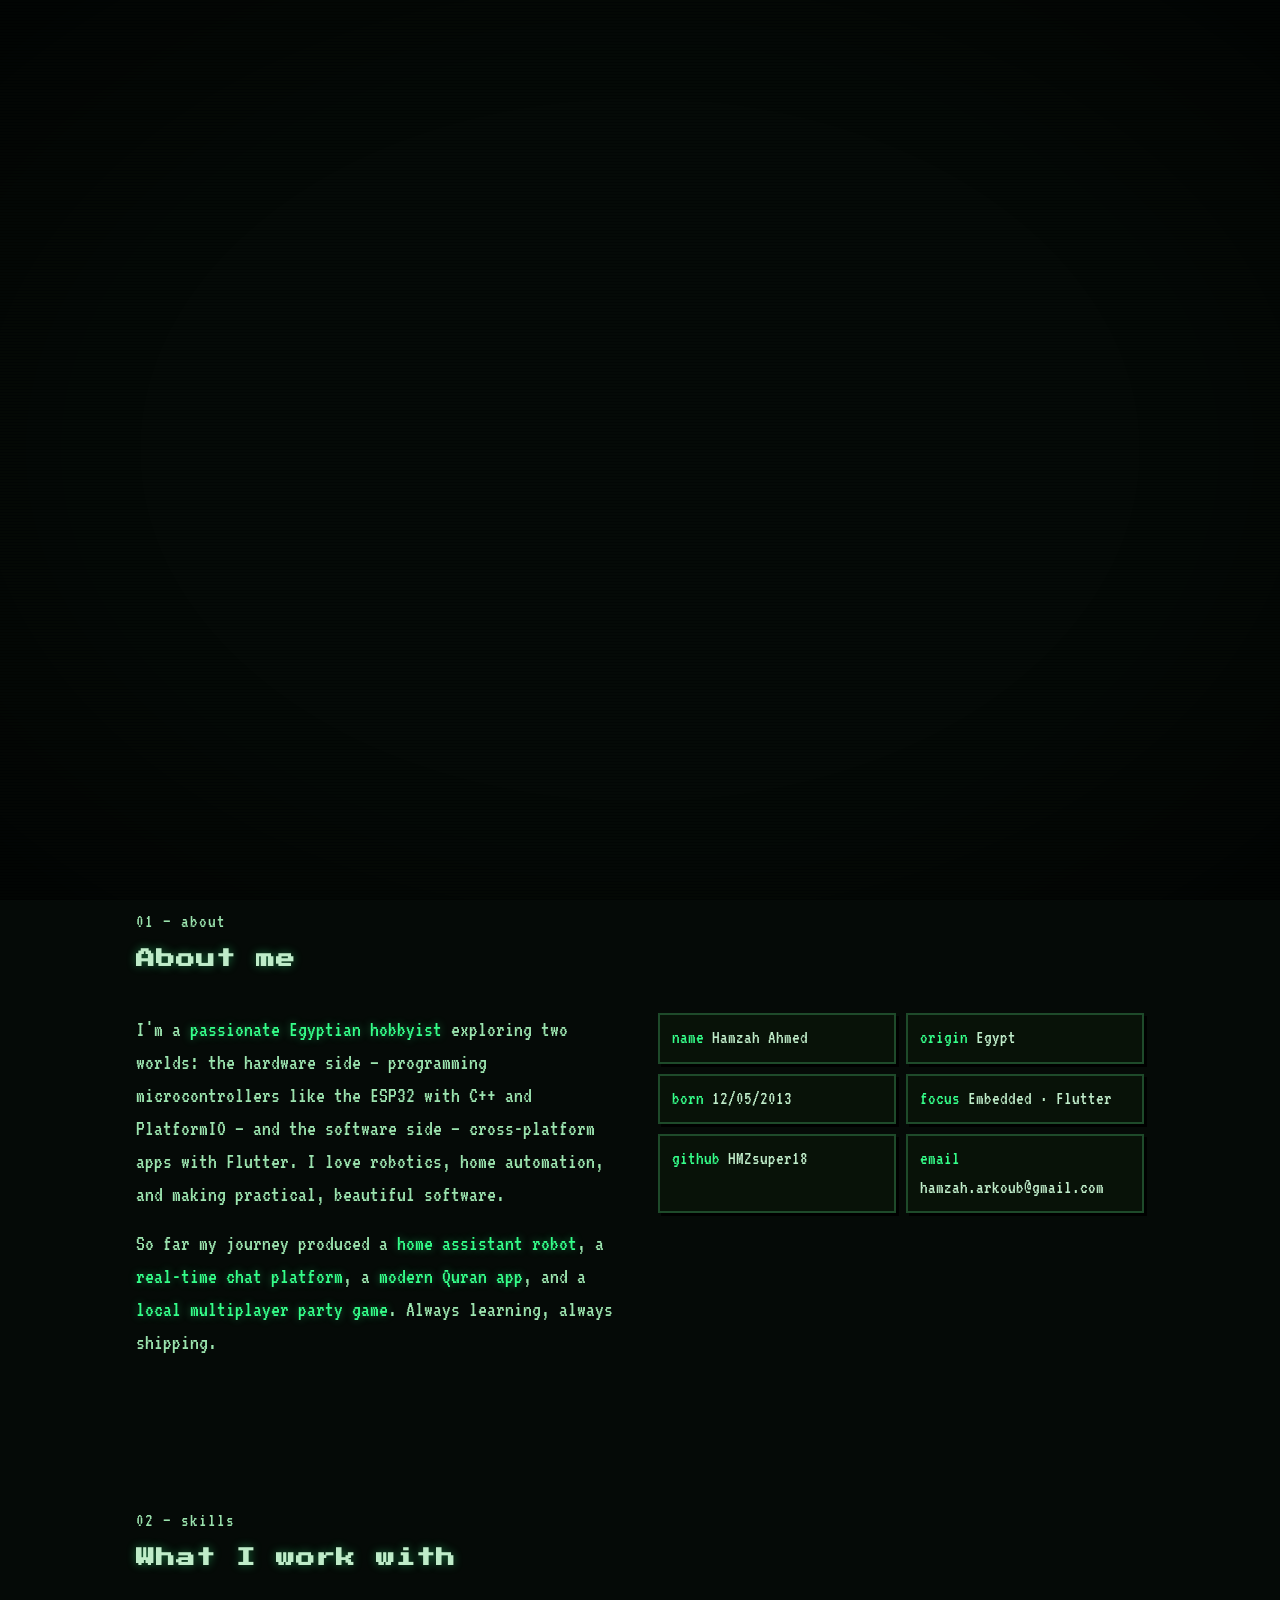
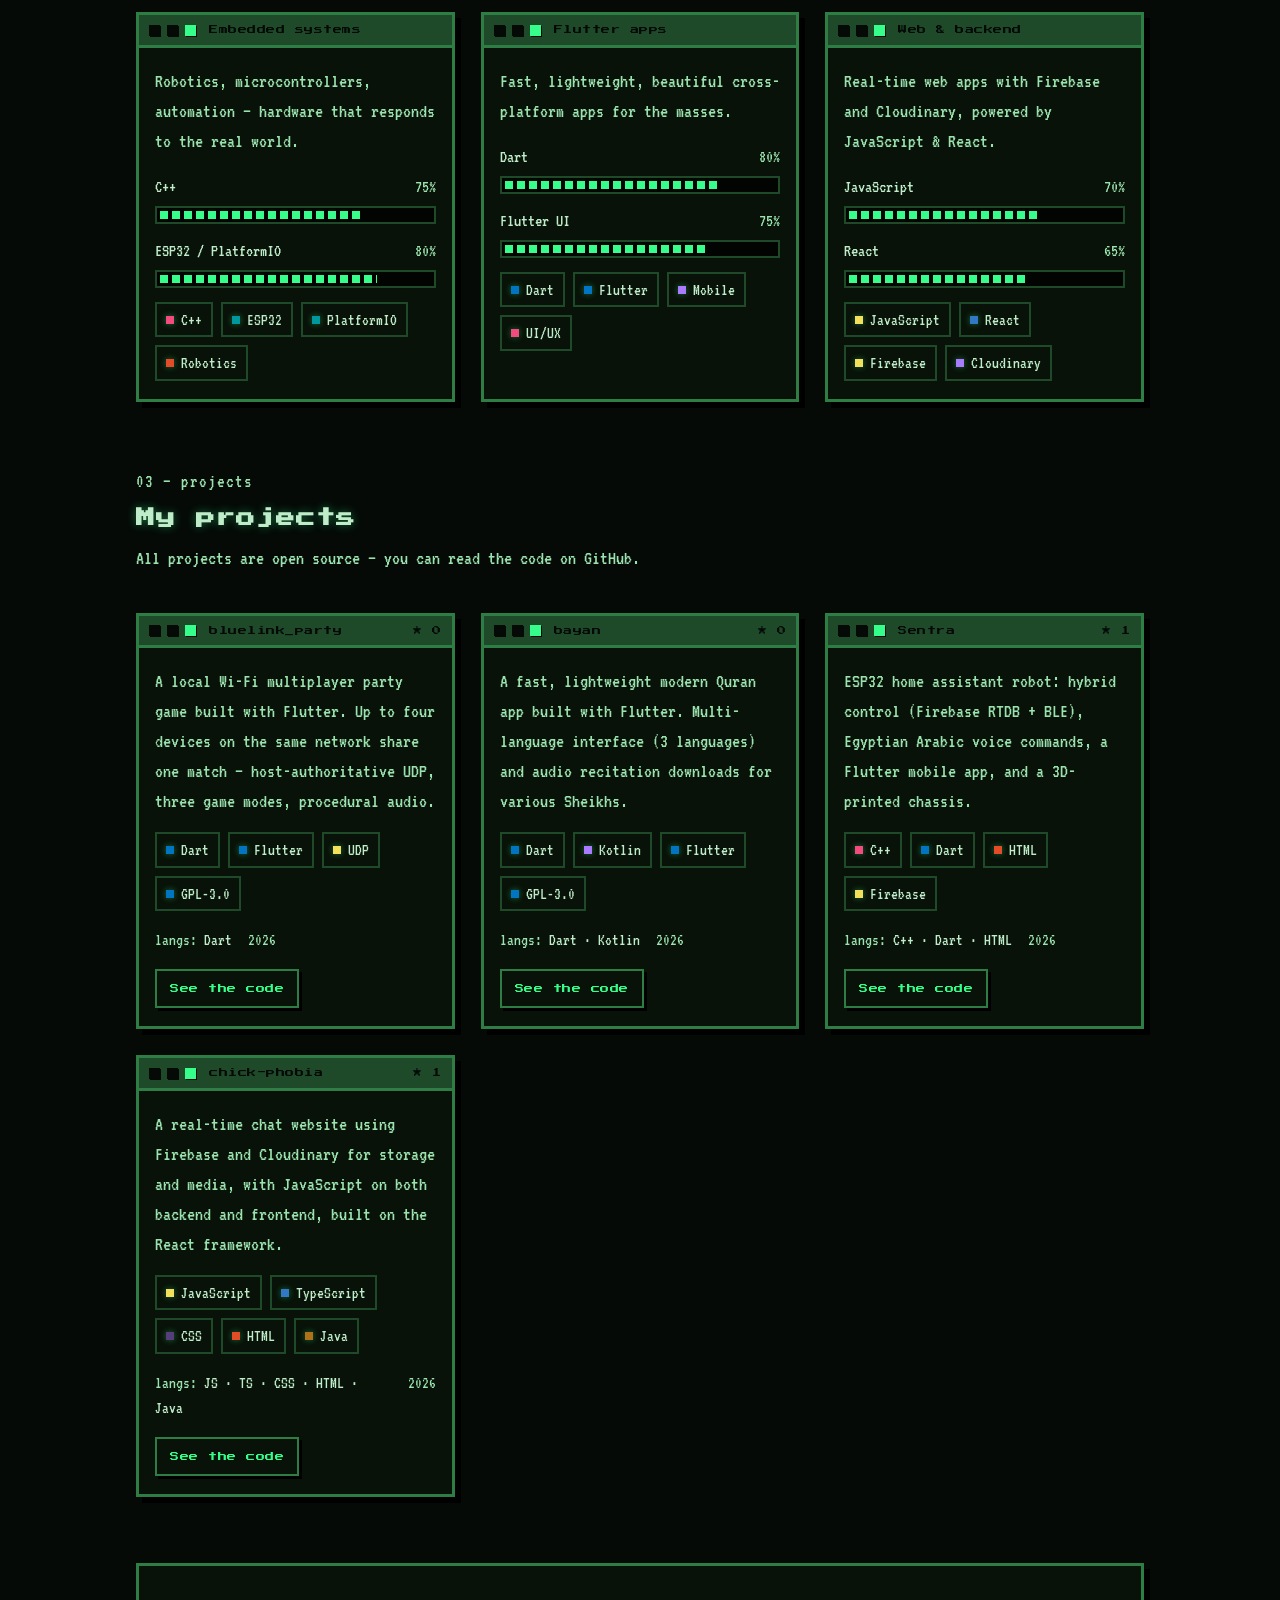
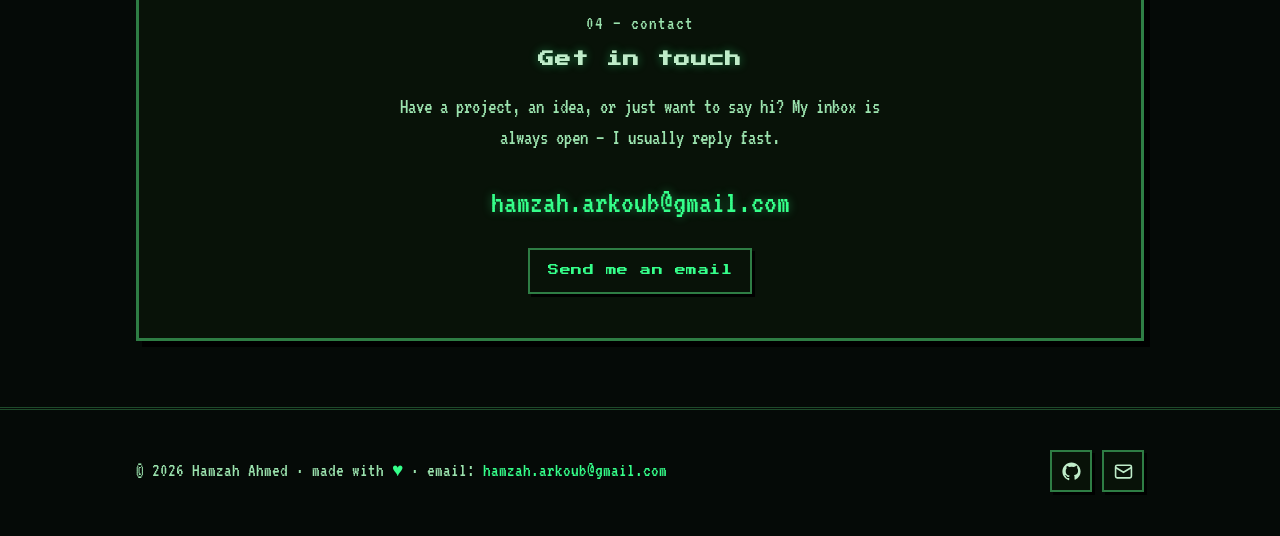
<file: index.html>
<!DOCTYPE html>
<html lang="en" data-palette="green">
<head>
<meta charset="UTF-8" />
<meta name="viewport" content="width=device-width, initial-scale=1.0" />
<title>Hamzah Ahmed &amp; Flutter Portfolio</title>
<meta name="description" content="Portfolio of Hamzah Ahmed, an Egyptian embedded systems and Flutter enthusiast. Projects: bluelink_party (local multiplayer party game), bayan (Quran app), Sentra (home robot), and chick-phobia (chat app)." />
<link rel="preconnect" href="https://fonts.googleapis.com" />
<link rel="preconnect" href="https://fonts.gstatic.com" crossorigin />
<link href="https://fonts.googleapis.com/css2?family=Press+Start+2P&family=VT323&display=swap" rel="stylesheet" />
<style>
  :root {
    --bg: #050a07;
    --panel: #081208;
    --panel2: #0b1a0f;
    --line: #1e4a2a;
    --line-b: #2e7d44;
    --text: #bfecc9;
    --bright: #35ff8a;
    --dim: #5aa873;
    --soft: #9be3ae;
    --glow: rgba(53, 255, 138, .4);
    --crt: rgba(0, 0, 0, .22);
    --pit: #020402;
  }
  html[data-palette="amber"] {
    --bg: #080603;
    --panel: #120b05;
    --panel2: #1a1006;
    --line: #5a3a18;
    --line-b: #8a5a22;
    --text: #ffdfa8;
    --bright: #ffb020;
    --dim: #c9925a;
    --soft: #ffd9a2;
    --glow: rgba(255, 176, 32, .4);
    --crt: rgba(60, 0, 0, .2);
    --pit: #0a0601;
  }

  * { margin: 0; padding: 0; box-sizing: border-box; border-radius: 0 !important; }
  html { scroll-behavior: smooth; }
  body {
    background: var(--bg);
    color: var(--text);
    font-family: 'VT323', monospace;
    font-size: clamp(18px, 1.3vw + 15px, 22px);
    line-height: 1.5;
    overflow-x: hidden;
    transition: background .3s, color .3s;
  }
  ::selection { background: var(--bright); color: var(--bg); }
  a { color: var(--bright); text-decoration: none; }
  a:hover { text-decoration: underline; }
  .container { max-width: 1060px; margin: 0 auto; padding: 0 clamp(14px, 4vw, 26px); }

  .scanlines, .vignette { position: fixed; inset: 0; pointer-events: none; z-index: 900; }
  .scanlines { background: repeating-linear-gradient(0deg, var(--crt) 0 1px, transparent 1px 3px); }
  .vignette { background: radial-gradient(ellipse at center, transparent 55%, rgba(0,0,0,.5) 100%); z-index: 901; }
  body::before {
    content: ''; position: fixed; inset: 0; pointer-events: none; z-index: 899; background: var(--bg);
    animation: flicker .12s infinite;
  }
  @keyframes flicker { 0% {opacity:.06} 50% {opacity:.03} 100% {opacity:.05} }
  @keyframes pulse { 0%,100% { opacity: 1; } 50% { opacity: .35; } }
  @keyframes blink { 50% { opacity: 0; } }
  @keyframes bootfade { to { opacity: 0; visibility: hidden; } }

  #boot {
    position: fixed; inset: 0; z-index: 9999; background: var(--bg);
    display: flex; align-items: center; justify-content: center; cursor: pointer;
  }
  #boot.hidden { animation: bootfade .6s forwards; }
  #boot .inner { width: min(560px, 86vw); font-size: 24px; color: var(--bright); text-shadow: 0 0 9px var(--glow); }
  #boot .skip { position: absolute; bottom: 26px; width: 100%; text-align: center; color: var(--dim); font-size: 19px; letter-spacing: 2px; animation: pulse 1.6s infinite; }

  .progress { position: fixed; top: 0; left: 0; height: 4px; width: 0%; z-index: 1000; background: var(--bright); box-shadow: 0 0 12px var(--glow); }

  nav { position: sticky; top: 0; z-index: 60; background: var(--bg); border-bottom: 3px double var(--line); }
  nav .container { display: flex; align-items: center; justify-content: space-between; height: 60px; }
  .logo { font-family: 'Press Start 2P', monospace; font-size: 13px; color: var(--text); letter-spacing: 1px; }
  .logo .blink { color: var(--bright); animation: blink 1s step-start infinite; }
  .nav-links { display: flex; gap: 22px; list-style: none; align-items: center; }
  .nav-links a { color: var(--dim); font-size: 19px; padding: 2px 4px; }
  .nav-links a::before { content: '> '; color: transparent; }
  .nav-links a:hover, .nav-links a.active { color: var(--bright); text-decoration: none; }
  .nav-links a:hover::before, .nav-links a.active::before { color: var(--bright); }
  .palette-toggle {
    font-family: 'Press Start 2P', monospace; font-size: 9px; padding: 9px 10px;
    background: var(--panel); color: var(--bright); border: 2px solid var(--line-b);
    box-shadow: 3px 3px 0 #000; cursor: pointer; text-transform: uppercase;
  }
  .palette-toggle:active { transform: translate(2px, 2px); box-shadow: 1px 1px 0 #000; }
  .burger {
    display: none; background: var(--panel); border: 2px solid var(--line-b); width: 40px; height: 40px;
    color: var(--text); cursor: pointer; align-items: center; justify-content: center; flex-direction: column;
    gap: 5px; box-shadow: 3px 3px 0 #000;
  }
  .burger span { display: block; width: 18px; height: 3px; background: var(--text); }
  .burger.open span:nth-child(1) { transform: translateY(8px) rotate(45deg); }
  .burger.open span:nth-child(2) { opacity: 0; }
  .burger.open span:nth-child(3) { transform: translateY(-8px) rotate(-45deg); }
  .mobile-menu {
    display: none; position: fixed; inset: 60px 0 auto 0; z-index: 55; background: var(--bg);
    border-bottom: 3px double var(--line); padding: 14px 22px 22px; flex-direction: column;
  }
  .mobile-menu.open { display: flex; }
  .mobile-menu a { color: var(--text); font-size: 24px; padding: 10px 6px; }
  .mobile-menu a:hover { color: var(--bright); text-decoration: none; }

  header.hero { padding: 70px 0 60px; }
  .hero-flex { display: grid; grid-template-columns: 1.35fr .65fr; gap: 46px; align-items: center; }
  .badge {
    display: inline-flex; align-items: center; gap: 10px; font-size: 20px; letter-spacing: 1px;
    border: 2px solid var(--line); background: var(--panel); color: var(--soft); padding: 6px 12px; margin-bottom: 22px;
  }
  .badge i { width: 9px; height: 9px; background: var(--bright); box-shadow: 0 0 10px var(--glow); animation: pulse 1.6s infinite; }
  .hero h1 {
    font-family: 'Press Start 2P', monospace; font-size: clamp(22px, 4.6vw, 40px); font-weight: 400;
    line-height: 1.5; margin-bottom: 18px; color: var(--text); text-shadow: 0 0 12px var(--glow); letter-spacing: 1px;
  }
  .hero h1 .hz { color: var(--bright); }
  .prompt-row { display: flex; gap: 10px; align-items: baseline; font-size: 24px; margin-bottom: 20px; color: var(--text); flex-wrap: wrap; min-height: 34px; }
  .prompt-row .usr { color: var(--bright); }
  .prompt-row .dir { color: var(--text); }
  .cursor-block { width: 13px; height: 22px; background: var(--bright); box-shadow: 0 0 8px var(--glow); display: inline-block; animation: blink 1s step-start infinite; align-self: center; }
  .hero p.lead { color: var(--soft); max-width: 620px; margin-bottom: 28px; font-size: 22px; }
  .hero p.lead .ok { color: var(--bright); }

  .cta-row { display: flex; gap: 14px; flex-wrap: wrap; align-items: center; }
  .btn {
    font-family: 'Press Start 2P', monospace; display: inline-flex; align-items: center; gap: 8px;
    font-size: 10.5px; padding: 14px 16px; letter-spacing: 1px; text-transform: uppercase;
    border: 2px solid var(--line-b); color: var(--bright); background: var(--panel);
    box-shadow: 4px 4px 0 #000; cursor: pointer;
  }
  .btn:hover { text-decoration: none; transform: translate(-1px, -1px); box-shadow: 5px 5px 0 #000; background: var(--panel2); }
  .btn:active { transform: translate(3px, 3px); box-shadow: 1px 1px 0 #000; }
  .btn-solid { background: var(--bright); color: var(--bg); border-color: var(--bright); }
  .btn-solid:hover { background: var(--text); }

  .hero-socials { display: flex; gap: 10px; margin-top: 26px; }
  .hero-socials a {
    width: 42px; height: 42px; border: 2px solid var(--line-b); background: var(--panel);
    display: inline-flex; align-items: center; justify-content: center; color: var(--text);
    box-shadow: 3px 3px 0 #000;
  }
  .hero-socials a:hover { color: var(--bright); transform: translate(-1px, -1px); box-shadow: 4px 4px 0 #000; text-decoration: none; }

  .term { border: 3px solid var(--line-b); background: var(--panel); box-shadow: 6px 6px 0 #000; }
  .term .tbar {
    display: flex; align-items: center; gap: 7px; background: var(--line);
    border-bottom: 3px solid var(--line-b); padding: 8px 10px; min-width: 0;
  }
  .term .tbar .b { width: 11px; height: 11px; background: var(--bg); box-shadow: 1px 1px 0 var(--bg); flex: none; }
  .term .tbar .b.x { background: var(--bright); }
  .term .tbar .t { margin-left: 6px; font-family: 'Press Start 2P', monospace; font-size: 9px; color: var(--bg); letter-spacing: .5px; overflow: hidden; text-overflow: ellipsis; white-space: nowrap; }
  .term .tbar .t.auto { margin-left: auto; flex: none; }
  .term .tbody { padding: 18px 16px; }

  .whoami { width: min(300px, 100%); justify-self: center; }
  .whoami pre { font-size: 20px; line-height: 1.6; color: var(--text); overflow-x: auto; padding: 18px 16px; }
  .whoami pre .c { color: var(--dim); }
  .whoami pre .v { color: var(--bright); text-shadow: 0 0 8px var(--glow); }
  .whoami pre .cur { display: inline-block; width: 10px; height: 17px; background: var(--bright); animation: blink 1s step-start infinite; }

  .stats { display: grid; grid-template-columns: repeat(3, auto); gap: 26px 40px; margin-top: 46px; }
  .stat { border: 2px solid var(--line); background: var(--panel); padding: 12px 18px; box-shadow: 3px 3px 0 #000; }
  .stat .n { font-family: 'Press Start 2P', monospace; font-size: 17px; color: var(--bright); text-shadow: 0 0 9px var(--glow); display: block; margin-bottom: 6px; }
  .stat .l { color: var(--soft); font-size: 18px; letter-spacing: 1px; text-transform: uppercase; }

  section { padding: 66px 0; }
  .section-head { margin-bottom: 40px; }
  .section-head .tag { font-size: 19px; color: var(--soft); letter-spacing: 1px; margin-bottom: 8px; }
  .section-head .tag b { color: var(--bright); }
  .section-head h2 { font-family: 'Press Start 2P', monospace; font-size: clamp(14px, 3vw, 19px); color: var(--text); text-shadow: 0 0 10px var(--glow); letter-spacing: 1px; }

  .about-grid { display: grid; grid-template-columns: 1fr 1fr; gap: 36px; align-items: start; }
  .about-text p { color: var(--soft); margin-bottom: 16px; font-size: 22px; }
  .about-text p strong { color: var(--bright); font-weight: 400; text-shadow: 0 0 8px var(--glow); }
  .facts { display: grid; grid-template-columns: 1fr 1fr; gap: 10px; }
  .facts .fact { padding: 9px 12px; border: 2px solid var(--line); background: var(--panel); box-shadow: 3px 3px 0 #000; font-size: 19px; color: var(--soft); }
  .facts .fact .k { color: var(--bright); }
  .facts .fact .v { color: var(--text); }

  .skills { display: grid; grid-template-columns: repeat(auto-fit, minmax(280px, 1fr)); gap: 26px; }
  .skill-card p { color: var(--soft); font-size: 20px; margin-bottom: 18px; }
  .skill-bar { margin-bottom: 14px; }
  .skill-bar .row { display: flex; justify-content: space-between; color: var(--soft); font-size: 18px; margin-bottom: 5px; }
  .skill-bar .row b { color: var(--text); font-weight: 400; }
  .skill-bar .track { height: 18px; background: var(--pit); border: 2px solid var(--line); padding: 3px; }
  .skill-bar .fill {
    height: 100%; width: 0%;
    background: repeating-linear-gradient(90deg, var(--bright) 0 8px, transparent 8px 12px);
    transition: width 1.2s steps(8);
  }
  .chips { display: flex; flex-wrap: wrap; gap: 8px; }
  .chip {
    font-size: 17px; padding: 3px 9px; border: 2px solid var(--line); background: var(--panel); color: var(--text);
    display: inline-flex; align-items: center; gap: 7px;
  }
  .chip .cdot { width: 8px; height: 8px; background: var(--bright); box-shadow: 0 0 6px var(--glow); }
  .chip .cdot.c1 { background: #f34b7d; } .chip .cdot.c2 { background: #0175C2; } .chip .cdot.c3 { background: #f1e05a; }
  .chip .cdot.c4 { background: #3178c6; } .chip .cdot.c5 { background: #a97bff; } .chip .cdot.c6 { background: #e34c26; }
  .chip .cdot.c7 { background: #563d7c; } .chip .cdot.c8 { background: #b07219; } .chip .cdot.c9 { background: #00979d; }

  .projects { display: grid; grid-template-columns: repeat(auto-fit, minmax(300px, 1fr)); gap: 26px; }
  .project { display: flex; flex-direction: column; }
  .project .tbar .ico { margin-right: 4px; }
  .project p.desc { color: var(--soft); font-size: 20px; margin-bottom: 16px; flex: 1; }
  .project .meta { display: flex; gap: 16px; font-size: 17px; color: var(--soft); margin: 0 0 16px; }
  .project .meta b { color: var(--text); font-weight: 400; }
  .project-actions { display: flex; gap: 10px; margin-top: auto; }
  .link-btn {
    font-family: 'Press Start 2P', monospace; font-size: 9px; padding: 11px 13px; letter-spacing: .5px;
    border: 2px solid var(--line-b); color: var(--bright); background: var(--panel);
    display: inline-flex; align-items: center; gap: 7px; box-shadow: 3px 3px 0 #000; cursor: pointer;
  }
  .link-btn:hover { text-decoration: none; transform: translate(-1px, -1px); box-shadow: 5px 5px 0 #000; background: var(--panel2); }
  .link-btn:active { transform: translate(2px, 2px); box-shadow: 1px 1px 0 #000; }

  .cta-banner { border: 3px solid var(--line-b); background: var(--panel); box-shadow: 6px 6px 0 #000; padding: 44px 30px; text-align: center; }
  .cta-banner h2 { font-family: 'Press Start 2P', monospace; font-size: clamp(12px, 2.6vw, 16px); color: var(--text); text-shadow: 0 0 10px var(--glow); margin-bottom: 14px; letter-spacing: 1px; }
  .cta-banner p { color: var(--soft); max-width: 480px; margin: 0 auto 24px; font-size: 21px; }

  footer { border-top: 3px double var(--line); padding: 40px 0 44px; }
  .footer-grid { display: flex; justify-content: space-between; align-items: center; gap: 18px; flex-wrap: wrap; }
  .socials { display: flex; gap: 10px; }
  .socials a {
    width: 42px; height: 42px; border: 2px solid var(--line-b); background: var(--panel); color: var(--text);
    display: inline-flex; align-items: center; justify-content: center; box-shadow: 3px 3px 0 #000;
  }
  .socials a:hover { color: var(--bright); transform: translate(-1px, -1px); box-shadow: 4px 4px 0 #000; text-decoration: none; }
  footer .copyright { color: var(--soft); font-size: 19px; }
  footer .copyright a { color: var(--bright); }
  footer .copyright .heart { color: var(--bright); }

  .to-top {
    position: fixed; bottom: 26px; right: 26px; z-index: 60; width: 46px; height: 46px;
    border: 2px solid var(--line-b); background: var(--panel); color: var(--text); cursor: pointer;
    display: inline-flex; align-items: center; justify-content: center; box-shadow: 4px 4px 0 #000;
    opacity: 0; visibility: hidden; transform: translateY(10px); transition: .25s;
  }
  .to-top.show { opacity: 1; visibility: visible; transform: none; }
  .to-top:hover { color: var(--bright); transform: translate(-1px, -1px); }
  .to-top:active { transform: translate(2px, 2px); box-shadow: 1px 1px 0 #000; }

  @media (max-width: 860px) {
    .nav-links, .palette-toggle.navp { display: none; }
    .burger { display: inline-flex; }
    .hero-flex { grid-template-columns: 1fr; gap: 54px; }
    .whoami { order: -1; width: min(260px, 75%); }
    .about-grid { grid-template-columns: 1fr; }
    .facts { grid-template-columns: 1fr 1fr; }
    .stats { grid-template-columns: 1fr 1fr; }
    header.hero { padding: 50px 0 46px; }
  }
  @media (max-width: 620px) {
    section { padding: 52px 0; }
    .hero h1 { font-size: 22px; line-height: 1.6; }
    .prompt-row { font-size: 20px; }
    .hero p.lead { font-size: 19px; }
    .cta-row .btn { flex: 1 1 auto; justify-content: center; }
    .skills, .projects { grid-template-columns: 1fr; }
    .term { box-shadow: 4px 4px 0 #000; }
    .stats { gap: 16px; }
    .tbar .t { font-size: 8px; }
    .whoami pre { font-size: 18px; padding: 14px 12px; }
    .about-text p { font-size: 19px; }
    .cta-banner { padding: 34px 20px; }
    .cta-banner p { font-size: 19px; }
    .to-top { width: 42px; height: 42px; right: 18px; bottom: 18px; }
    .link-btn { font-size: 8.5px; }
  }
  @media (max-width: 480px) { .facts, .stats { grid-template-columns: 1fr; } }

  .reveal { opacity: 0; transform: translateY(24px); transition: opacity .6s ease, transform .6s ease; }
  .reveal.visible { opacity: 1; transform: none; }
  @media (prefers-reduced-motion: reduce) {
    .reveal { opacity: 1; transform: none; transition: none; }
    * { animation-duration: .001s !important; }
  }
</style>
</head>
<body>
<div class="scanlines"></div>
<div class="vignette"></div>
<div class="progress" id="progress"></div>

<div id="boot">
  <div class="inner" id="bootText"></div>
  <div class="skip">TAP ANYWHERE TO SKIP</div>
</div>

<nav>
  <div class="container">
    <a href="#" class="logo">HAMZAH<span class="blink">_</span></a>
    <ul class="nav-links">
      <li><a href="#about" class="nav-link">about</a></li>
      <li><a href="#skills" class="nav-link">skills</a></li>
      <li><a href="#projects" class="nav-link">projects</a></li>
      <li><a href="#contact" class="nav-link">contact</a></li>
      <li><button class="palette-toggle navp" id="paletteToggle" title="swap palette">amber crt</button></li>
    </ul>
    <button class="burger" id="burger" aria-label="Menu"><span></span><span></span><span></span></button>
  </div>
</nav>
<div class="mobile-menu" id="mobileMenu">
  <a href="#about">> about</a>
  <a href="#skills">> skills</a>
  <a href="#projects">> projects</a>
  <a href="#contact">> contact</a>
</div>

<header class="hero">
  <div class="container">
    <div class="hero-flex">
      <div>
        <span class="badge"><i></i> Welcome to my portfolio</span>
        <h1>HAMZAH <span class="hz">AHMED</span></h1>
        <div class="prompt-row">
          <span id="typing"></span>
          <span class="cursor-block"></span>
        </div>
        <p class="lead">
          Egyptian embedded systems &amp; <span class="ok">Flutter</span> enthusiast. I build hardware that comes alive and apps
          people love to use — from home assistant robots to modern Islamic apps. Still growing,
          always learning, and bridging the gap between circuits and pixels.
        </p>
        <div class="cta-row">
          <a class="btn btn-solid" href="#projects">See my projects</a>
          <a class="btn" href="https://github.com/HMZsuper18" target="_blank" rel="noopener">My GitHub</a>
        </div>
        <div class="hero-socials">
          <a href="https://github.com/HMZsuper18" target="_blank" rel="noopener" aria-label="GitHub" title="GitHub">
            <svg width="19" height="19" viewBox="0 0 24 24" fill="currentColor"><path d="M12 .5C5.65.5.5 5.65.5 12c0 5.08 3.29 9.39 7.86 10.91.58.11.79-.25.79-.55v-2.17c-3.2.7-3.87-1.36-3.87-1.36-.52-1.33-1.28-1.68-1.28-1.68-1.04-.71.08-.7.08-.7 1.15.08 1.76 1.19 1.76 1.19 1.03 1.75 2.69 1.25 3.35.95.1-.74.4-1.25.72-1.54-2.55-.29-5.23-1.28-5.23-5.69 0-1.26.45-2.29 1.19-3.09-.12-.29-.52-1.46.11-3.05 0 0 .97-.31 3.18 1.18a11 11 0 0 1 5.79 0C18.03 4.37 19 4.68 19 4.68c.63 1.59.23 2.76.11 3.05.74.8 1.19 1.83 1.19 3.09 0 4.42-2.69 5.39-5.25 5.67.41.35.78 1.05.78 2.12v3.14c0 .3.21.67.8.55A11.5 11.5 0 0 0 23.5 12C23.5 5.65 18.35.5 12 .5z"/></svg>
          </a>
          <a href="mailto:hamzah.arkoub@gmail.com" aria-label="Email" title="Email">
            <svg width="19" height="19" viewBox="0 0 24 24" fill="none" stroke="currentColor" stroke-width="2"><rect x="2" y="4" width="20" height="16" rx="2"/><path d="M22 7l-10 6L2 7"/></svg>
          </a>
        </div>
      </div>

      <div class="term whoami">
        <div class="tbar">
          <span class="b"></span><span class="b"></span><span class="b x"></span>
          <span class="t">about.txt</span>
        </div>
        <pre><span class="c"># Hi! I'm Hamzah Ahmed.</span>
I'm <span class="v">Egyptian</span> and I love
making <span class="v">robots</span> and <span class="v">mobile apps</span>.

github : <span class="v">HMZsuper18</span>
email  : <span class="v">hamzah.arkoub@gmail.com</span><span class="cur"></span></pre>
      </div>
    </div>

    <div class="stats">
      <div class="stat"><span class="n"><span class="count" data-target="4">0</span>+</span><span class="l">projects shipped</span></div>
      <div class="stat"><span class="n"><span class="count" data-target="3">0</span></span><span class="l">languages</span></div>
      <div class="stat"><span class="n"><span class="count" data-target="2">0</span></span><span class="l">worlds: hw + sw</span></div>
    </div>
  </div>
</header>

<section id="about">
  <div class="container">
    <div class="section-head reveal">
      <div class="tag">01 — about</div>
      <h2>About me</h2>
    </div>
    <div class="about-grid">
      <div class="about-text reveal">
        <p>
          I'm a <strong>passionate Egyptian hobbyist</strong> exploring two worlds: the hardware side —
          programming microcontrollers like the ESP32 with C++ and PlatformIO — and the software side —
          cross-platform apps with Flutter. I love robotics, home automation, and making practical, beautiful software.
        </p>
        <p>
          So far my journey produced a <strong>home assistant robot</strong>, a <strong>real-time chat platform</strong>,
          a <strong>modern Quran app</strong>, and a <strong>local multiplayer party game</strong>. Always learning, always shipping.
        </p>
      </div>
      <div class="facts reveal">
        <div class="fact"><span class="k">name</span> <span class="v">Hamzah Ahmed</span></div>
        <div class="fact"><span class="k">origin</span> <span class="v">Egypt</span></div>
        <div class="fact"><span class="k">born</span> <span class="v">12/05/2013</span></div>
        <div class="fact"><span class="k">focus</span> <span class="v">Embedded · Flutter</span></div>
        <div class="fact"><span class="k">github</span> <span class="v">HMZsuper18</span></div>
        <div class="fact"><span class="k">email</span> <span class="v">hamzah.arkoub@gmail.com</span></div>
      </div>
    </div>
  </div>
</section>
<section id="skills">
  <div class="container">
    <div class="section-head reveal">
      <div class="tag">02 — skills</div>
      <h2>What I work with</h2>
    </div>
    <div class="skills">

      <div class="term skill-card reveal">
        <div class="tbar"><span class="b"></span><span class="b"></span><span class="b x"></span><span class="t">Embedded systems</span></div>
        <div class="tbody">
          <p>Robotics, microcontrollers, automation — hardware that responds to the real world.</p>
          <div class="skill-bar"><div class="row"><b>C++</b><span>75%</span></div><div class="track"><div class="fill" data-width="75"></div></div></div>
          <div class="skill-bar"><div class="row"><b>ESP32 / PlatformIO</b><span>80%</span></div><div class="track"><div class="fill" data-width="80"></div></div></div>
          <div class="chips">
            <span class="chip"><span class="cdot c1"></span>C++</span>
            <span class="chip"><span class="cdot c9"></span>ESP32</span>
            <span class="chip"><span class="cdot c9"></span>PlatformIO</span>
            <span class="chip"><span class="cdot c6"></span>Robotics</span>
          </div>
        </div>
      </div>

      <div class="term skill-card reveal">
        <div class="tbar"><span class="b"></span><span class="b"></span><span class="b x"></span><span class="t">Flutter apps</span></div>
        <div class="tbody">
          <p>Fast, lightweight, beautiful cross-platform apps for the masses.</p>
          <div class="skill-bar"><div class="row"><b>Dart</b><span>80%</span></div><div class="track"><div class="fill" data-width="80"></div></div></div>
          <div class="skill-bar"><div class="row"><b>Flutter UI</b><span>75%</span></div><div class="track"><div class="fill" data-width="75"></div></div></div>
          <div class="chips">
            <span class="chip"><span class="cdot c2"></span>Dart</span>
            <span class="chip"><span class="cdot c2"></span>Flutter</span>
            <span class="chip"><span class="cdot c5"></span>Mobile</span>
            <span class="chip"><span class="cdot c1"></span>UI/UX</span>
          </div>
        </div>
      </div>

      <div class="term skill-card reveal">
        <div class="tbar"><span class="b"></span><span class="b"></span><span class="b x"></span><span class="t">Web & backend</span></div>
        <div class="tbody">
          <p>Real-time web apps with Firebase and Cloudinary, powered by JavaScript &amp; React.</p>
          <div class="skill-bar"><div class="row"><b>JavaScript</b><span>70%</span></div><div class="track"><div class="fill" data-width="70"></div></div></div>
          <div class="skill-bar"><div class="row"><b>React</b><span>65%</span></div><div class="track"><div class="fill" data-width="65"></div></div></div>
          <div class="chips">
            <span class="chip"><span class="cdot c3"></span>JavaScript</span>
            <span class="chip"><span class="cdot c4"></span>React</span>
            <span class="chip"><span class="cdot c3"></span>Firebase</span>
            <span class="chip"><span class="cdot c5"></span>Cloudinary</span>
          </div>
        </div>
      </div>

    </div>
  </div>
</section>

<section id="projects" style="padding-top:0;">
  <div class="container">
    <div class="section-head reveal">
      <div class="tag">03 — projects</div>
      <h2>My projects</h2>
      <p style="color:var(--soft); font-size:20px; margin-top:10px;">All projects are open source — you can read the code on GitHub.</p>
    </div>
    <div class="projects">

      <article class="term project reveal">
        <div class="tbar">
          <span class="b"></span><span class="b"></span><span class="b x"></span>
          <span class="t">bluelink_party</span><span class="t auto">★ 0</span>
        </div>
        <div class="tbody">
          <p class="desc">
            A local Wi-Fi multiplayer party game built with Flutter. Up to four devices on the same
            network share one match — host-authoritative UDP, three game modes, procedural audio.
          </p>
          <div class="chips" style="margin-bottom:16px;">
            <span class="chip"><span class="cdot c2"></span>Dart</span>
            <span class="chip"><span class="cdot c2"></span>Flutter</span>
            <span class="chip"><span class="cdot c3"></span>UDP</span>
            <span class="chip"><span class="cdot c2"></span>GPL-3.0</span>
          </div>
          <div class="meta"><span>langs: <b>Dart</b></span><span>2026</span></div>
          <div class="project-actions">
            <a class="link-btn" href="https://github.com/HMZsuper18/bluelink_party" target="_blank" rel="noopener">See the code</a>
          </div>
        </div>
      </article>

      <article class="term project reveal">
        <div class="tbar">
          <span class="b"></span><span class="b"></span><span class="b x"></span>
          <span class="t">bayan</span><span class="t auto">★ 0</span>
        </div>
        <div class="tbody">
          <p class="desc">
            A fast, lightweight modern Quran app built with Flutter. Multi-language interface (3 languages)
            and audio recitation downloads for various Sheikhs.
          </p>
          <div class="chips" style="margin-bottom:16px;">
            <span class="chip"><span class="cdot c2"></span>Dart</span>
            <span class="chip"><span class="cdot c5"></span>Kotlin</span>
            <span class="chip"><span class="cdot c2"></span>Flutter</span>
            <span class="chip"><span class="cdot c2"></span>GPL-3.0</span>
          </div>
          <div class="meta"><span>langs: <b>Dart · Kotlin</b></span><span>2026</span></div>
          <div class="project-actions">
            <a class="link-btn" href="https://github.com/HMZsuper18/bayan" target="_blank" rel="noopener">See the code</a>
          </div>
        </div>
      </article>

      <article class="term project reveal">
        <div class="tbar">
          <span class="b"></span><span class="b"></span><span class="b x"></span>
          <span class="t">Sentra</span><span class="t auto">★ 1</span>
        </div>
        <div class="tbody">
          <p class="desc">
            ESP32 home assistant robot: hybrid control (Firebase RTDB + BLE), Egyptian Arabic voice commands,
            a Flutter mobile app, and a 3D-printed chassis.
          </p>
          <div class="chips" style="margin-bottom:16px;">
            <span class="chip"><span class="cdot c1"></span>C++</span>
            <span class="chip"><span class="cdot c2"></span>Dart</span>
            <span class="chip"><span class="cdot c6"></span>HTML</span>
            <span class="chip"><span class="cdot c3"></span>Firebase</span>
          </div>
          <div class="meta"><span>langs: <b>C++ · Dart · HTML</b></span><span>2026</span></div>
          <div class="project-actions">
            <a class="link-btn" href="https://github.com/HMZsuper18/Sentra" target="_blank" rel="noopener">See the code</a>
          </div>
        </div>
      </article>

      <article class="term project reveal">
        <div class="tbar">
          <span class="b"></span><span class="b"></span><span class="b x"></span>
          <span class="t">chick-phobia</span><span class="t auto">★ 1</span>
        </div>
        <div class="tbody">
          <p class="desc">
            A real-time chat website using Firebase and Cloudinary for storage and media, with JavaScript
            on both backend and frontend, built on the React framework.
          </p>
          <div class="chips" style="margin-bottom:16px;">
            <span class="chip"><span class="cdot c3"></span>JavaScript</span>
            <span class="chip"><span class="cdot c4"></span>TypeScript</span>
            <span class="chip"><span class="cdot c7"></span>CSS</span>
            <span class="chip"><span class="cdot c6"></span>HTML</span>
            <span class="chip"><span class="cdot c8"></span>Java</span>
          </div>
          <div class="meta"><span>langs: <b>JS · TS · CSS · HTML · Java</b></span><span>2026</span></div>
          <div class="project-actions">
            <a class="link-btn" href="https://github.com/HMZsuper18/chick-phobia" target="_blank" rel="noopener">See the code</a>
          </div>
        </div>
      </article>

    </div>
  </div>
</section>

<section id="contact" style="padding-top:0;">
  <div class="container">
    <div class="cta-banner reveal">
      <div class="section-head" style="margin-bottom:20px;">
        <div class="tag">04 — contact</div>
        <h2>Get in touch</h2>
      </div>
      <p>Have a project, an idea, or just want to say hi? My inbox is always open — I usually reply fast.</p>
      <p style="font-size:32px; color:var(--bright); text-shadow:0 0 10px var(--glow); word-break:break-all; margin-bottom:22px;">hamzah.arkoub@gmail.com</p>
      <a class="link-btn" style="font-size:11px; padding:13px 18px;" href="mailto:hamzah.arkoub@gmail.com">Send me an email</a>
    </div>
  </div>
</section>

<footer>
  <div class="container">
    <div class="footer-grid">
      <p class="copyright">© <span id="year"></span> Hamzah Ahmed · made with <span class="heart">♥</span> · email: <a href="mailto:hamzah.arkoub@gmail.com">hamzah.arkoub@gmail.com</a></p>
      <div class="socials">
        <a href="https://github.com/HMZsuper18" target="_blank" rel="noopener" aria-label="GitHub" title="GitHub">
          <svg width="19" height="19" viewBox="0 0 24 24" fill="currentColor"><path d="M12 .5C5.65.5.5 5.65.5 12c0 5.08 3.29 9.39 7.86 10.91.58.11.79-.25.79-.55v-2.17c-3.2.7-3.87-1.36-3.87-1.36-.52-1.33-1.28-1.68-1.28-1.68-1.04-.71.08-.7.08-.7 1.15.08 1.76 1.19 1.76 1.19 1.03 1.75 2.69 1.25 3.35.95.1-.74.4-1.25.72-1.54-2.55-.29-5.23-1.28-5.23-5.69 0-1.26.45-2.29 1.19-3.09-.12-.29-.52-1.46.11-3.05 0 0 .97-.31 3.18 1.18a11 11 0 0 1 5.79 0C18.03 4.37 19 4.68 19 4.68c.63 1.59.23 2.76.11 3.05.74.8 1.19 1.83 1.19 3.09 0 4.42-2.69 5.39-5.25 5.67.41.35.78 1.05.78 2.12v3.14c0 .3.21.67.8.55A11.5 11.5 0 0 0 23.5 12C23.5 5.65 18.35.5 12 .5z"/></svg>
        </a>
        <a href="mailto:hamzah.arkoub@gmail.com" aria-label="Email" title="Email">
          <svg width="19" height="19" viewBox="0 0 24 24" fill="none" stroke="currentColor" stroke-width="2"><rect x="2" y="4" width="20" height="16" rx="2"/><path d="M22 7l-10 6L2 7"/></svg>
        </a>
      </div>
    </div>
  </div>
</footer>

<button class="to-top" id="toTop" aria-label="Back to top" title="Back to top">
  <svg width="18" height="18" viewBox="0 0 24 24" fill="none" stroke="currentColor" stroke-width="2"><path d="M12 19V5M5 12l7-7 7 7"/></svg>
</button>

<script>
  const bootLines = [
    'Welcome to my portfolio!',
    'Loading my projects...',
    'Robots: ready',
    'Mobile apps: ready',
    'Almost done...',
    'Enjoy your visit!',
  ];

  const boot = document.getElementById('boot');
  const bootText = document.getElementById('bootText');
  let bootDone = false;
  function finishBoot() {
    if (bootDone) return;
    bootDone = true;
    boot.classList.add('hidden');
    setTimeout(() => boot.remove(), 650);
  }
  (function runBoot() {
    let i = 0;
    (function next() {
      if (i < bootLines.length) {
        bootText.textContent = bootLines[i];
        i++;
        setTimeout(next, 190);
      } else {
        setTimeout(finishBoot, 500);
      }
    })();
  })();
  boot.addEventListener('click', finishBoot);
  document.addEventListener('keydown', finishBoot);

  const phrases = ['I build mobile apps with Flutter', 'I make robots with embedded systems', 'I love mixing circuits and code', 'I am always learning'];
  const typing = document.getElementById('typing');
  let pi = 0, ci = 0, del = false;
  (function type() {
    const cur = phrases[pi];
    typing.textContent = cur.slice(0, ci);
    if (!del && ci < cur.length) { ci++; setTimeout(type, 60); }
    else if (!del) { del = true; setTimeout(type, 2000); }
    else if (ci > 0) { ci--; setTimeout(type, 28); }
    else { del = false; pi = (pi + 1) % phrases.length; setTimeout(type, 350); }
  })();

  const io = new IntersectionObserver((entries) => {
    entries.forEach(e => {
      if (e.isIntersecting) {
        e.target.classList.add('visible');
        e.target.querySelectorAll('.fill').forEach(f => f.style.width = f.dataset.width + '%');
        io.unobserve(e.target);
      }
    });
  }, { threshold: 0.12 });
  document.querySelectorAll('.reveal').forEach(el => io.observe(el));

  const cio = new IntersectionObserver((entries) => {
    entries.forEach(e => {
      if (!e.isIntersecting) return;
      const c = e.target, target = +c.dataset.target;
      let start = null;
      const step = (ts) => {
        if (!start) start = ts;
        const p = Math.min((ts - start) / 800, 1);
        c.textContent = Math.round(target * (1 - Math.pow(1 - p, 3)));
        if (p < 1) requestAnimationFrame(step);
      };
      requestAnimationFrame(step);
      cio.unobserve(c);
    });
  }, { threshold: 0.6 });
  document.querySelectorAll('.count').forEach(el => cio.observe(el));

  const progress = document.getElementById('progress');
  const toTop = document.getElementById('toTop');
  const sections = ['about', 'skills', 'projects', 'contact'];
  const navLinks = document.querySelectorAll('.nav-link');
  function onScroll() {
    const h = document.documentElement;
    const scrolled = h.scrollTop / (h.scrollHeight - h.clientHeight);
    progress.style.width = (scrolled * 100) + '%';
    toTop.classList.toggle('show', h.scrollTop > 400);
    const pos = h.scrollTop + 120;
    let current = '';
    sections.forEach(id => {
      const s = document.getElementById(id);
      if (s && s.offsetTop <= pos) current = id;
    });
    navLinks.forEach(a => a.classList.toggle('active', a.getAttribute('href') === '#' + current));
  }
  document.addEventListener('scroll', onScroll, { passive: true });
  onScroll();
  toTop.addEventListener('click', () => window.scrollTo({ top: 0, behavior: 'smooth' }));

  const burger = document.getElementById('burger');
  const mobileMenu = document.getElementById('mobileMenu');
  burger.addEventListener('click', () => {
    burger.classList.toggle('open');
    mobileMenu.classList.toggle('open');
  });
  mobileMenu.querySelectorAll('a').forEach(a => a.addEventListener('click', () => {
    burger.classList.remove('open');
    mobileMenu.classList.remove('open');
  }));

  const paletteBtn = document.getElementById('paletteToggle');
  const saved = localStorage.getItem('palette');
  if (saved) applyPalette(saved);
  function applyPalette(p) {
    document.documentElement.setAttribute('data-palette', p);
    paletteBtn.textContent = (p === 'amber' ? 'green crt' : 'amber crt');
  }
  paletteBtn.addEventListener('click', () => {
    const cur = document.documentElement.getAttribute('data-palette');
    const next = cur === 'amber' ? 'green' : 'amber';
    applyPalette(next);
    localStorage.setItem('palette', next);
  });

  document.getElementById('year').textContent = new Date().getFullYear();
</script>
</body>
</html>
</file>
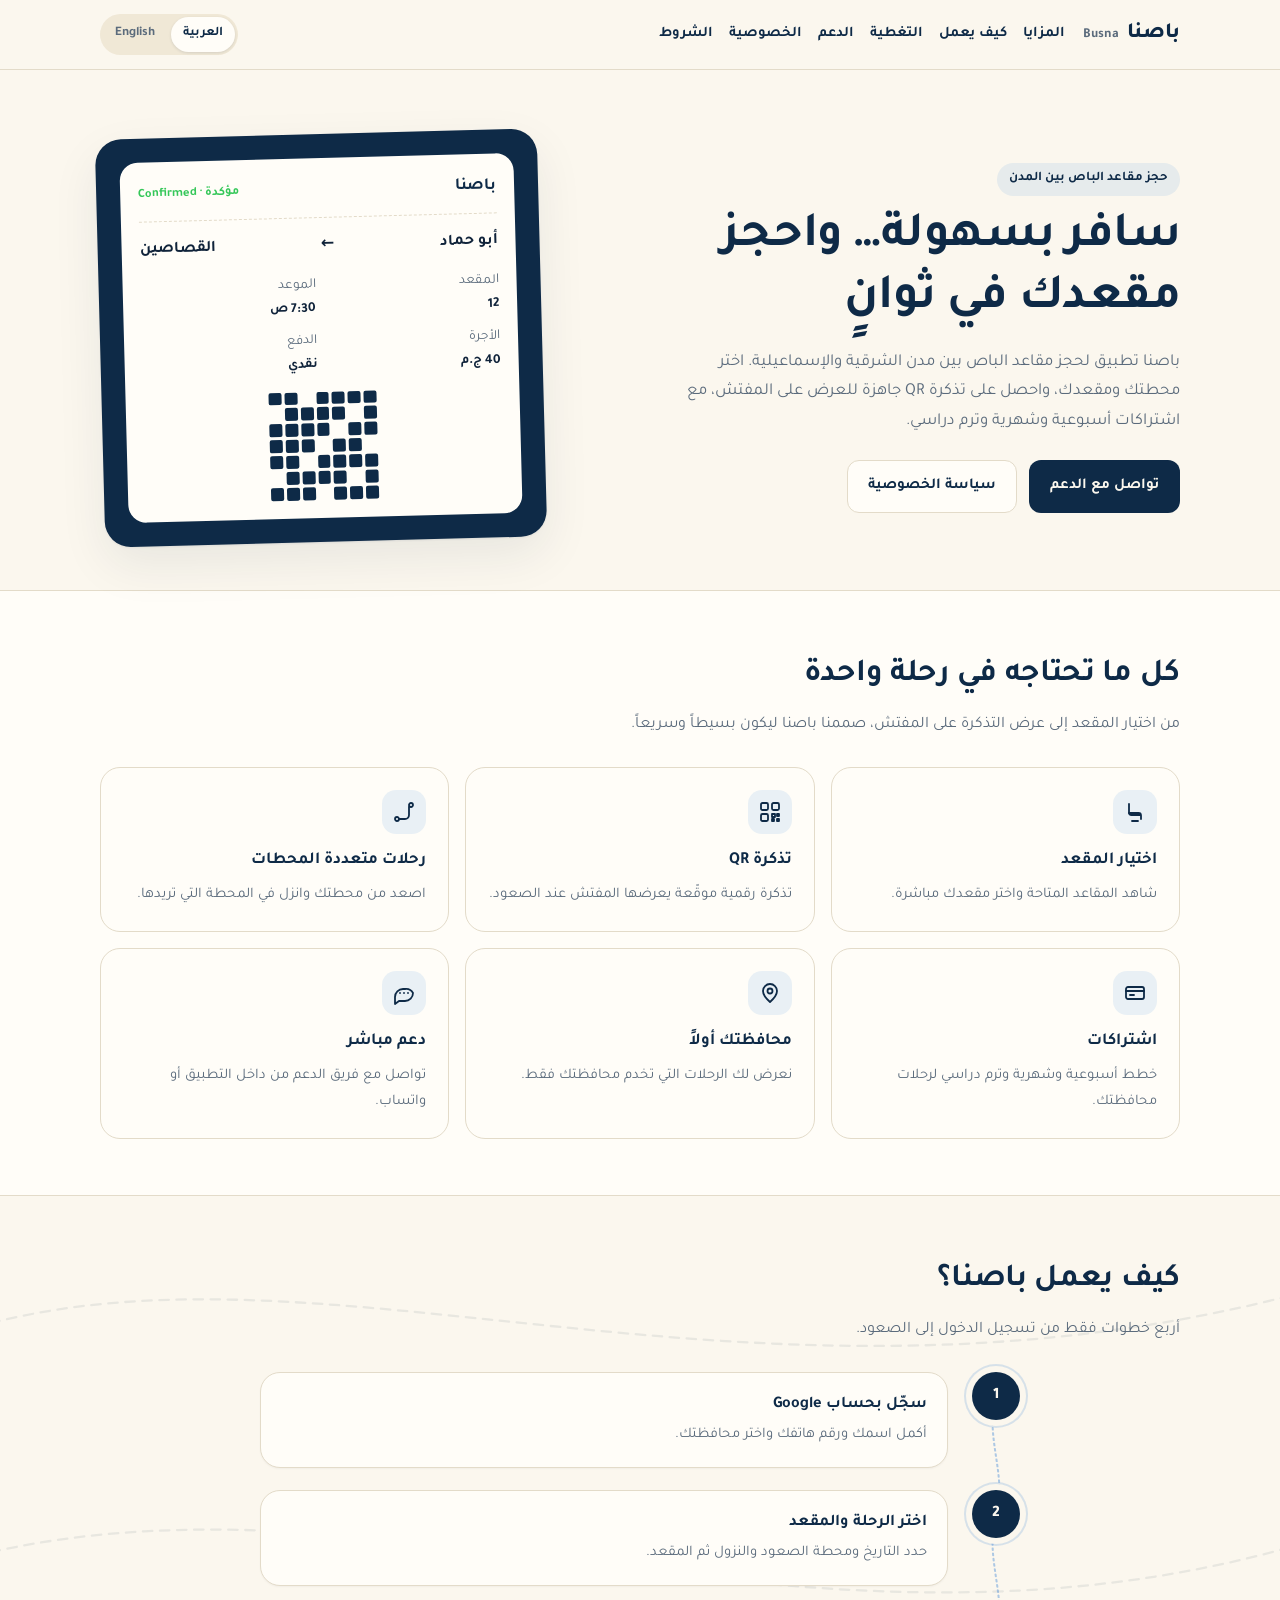
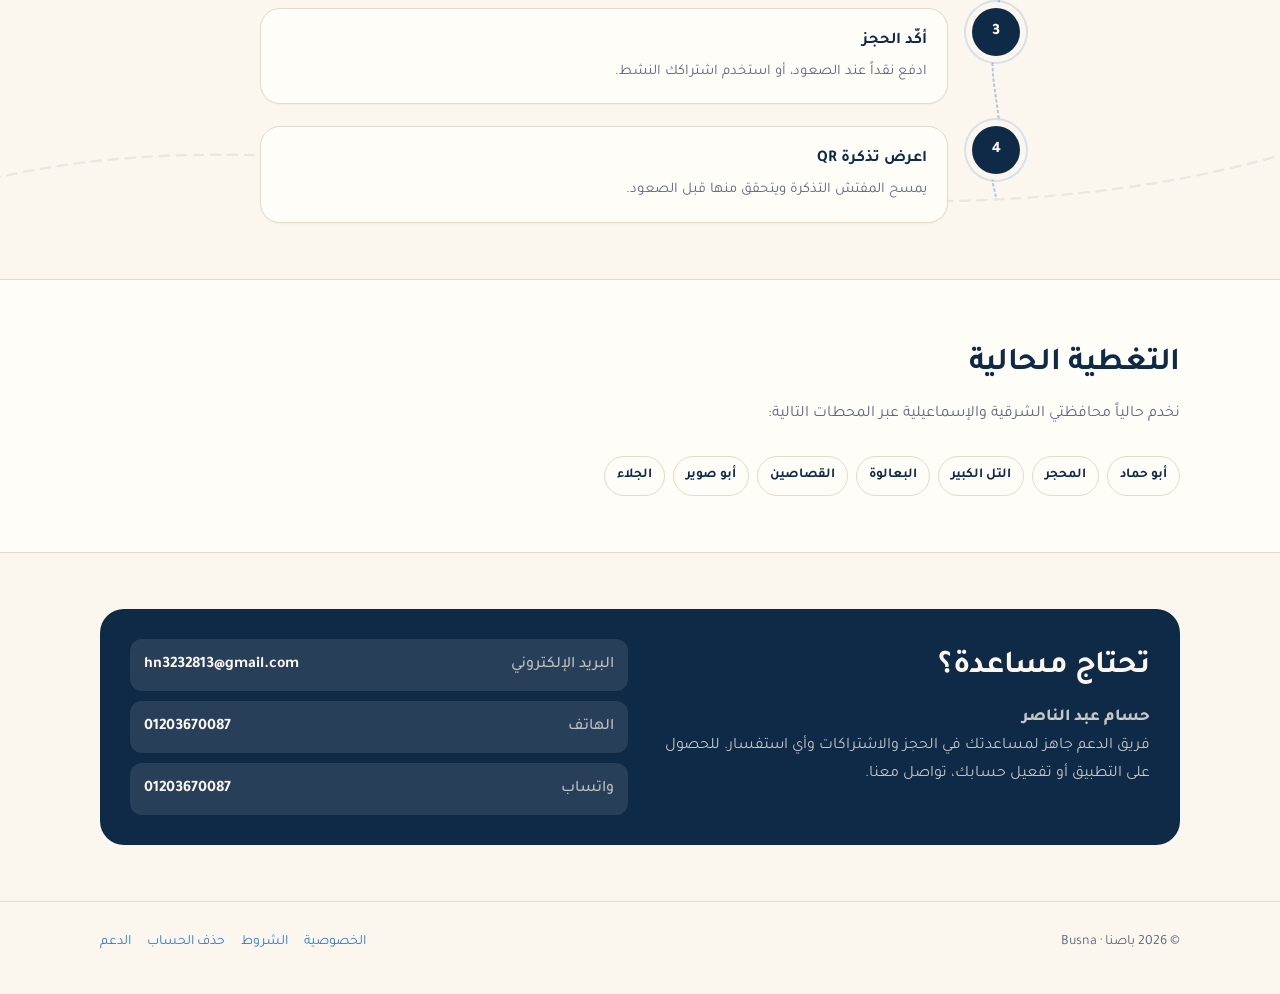
<file: busna/index.html>
<!DOCTYPE html>
<html lang="ar" dir="rtl">
<head>
  <meta charset="UTF-8">
  <meta name="viewport" content="width=device-width, initial-scale=1">
  <meta name="description" content="باصنا — احجز مقعدك في الباص بين مدن الشرقية والإسماعيلية. Busna — book your intercity bus seat in Sharkia and Ismailia.">
  <title>باصنا | Busna</title>
  <link rel="preconnect" href="https://fonts.googleapis.com">
  <link rel="preconnect" href="https://fonts.gstatic.com" crossorigin>
  <link href="https://fonts.googleapis.com/css2?family=Tajawal:wght@400;500;700;800&display=swap" rel="stylesheet">
  <link rel="stylesheet" href="site.css?v=20261031d">
</head>
<body>

  <header class="site-header">
    <div class="container header-inner">
      <a class="brand" href="./">
        <span>باصنا</span>
        <span class="brand-sub">Busna</span>
      </a>

      <nav class="site-nav" aria-label="Main">
        <a href="#features" class="lang-ar">المزايا</a>
        <a href="#features" class="lang-en" hidden>Features</a>
        <a href="#how" class="lang-ar">كيف يعمل</a>
        <a href="#how" class="lang-en" hidden>How it works</a>
        <a href="#coverage" class="lang-ar">التغطية</a>
        <a href="#coverage" class="lang-en" hidden>Coverage</a>
        <a href="#support" class="lang-ar">الدعم</a>
        <a href="#support" class="lang-en" hidden>Support</a>
        <a href="privacy.html" class="lang-ar">الخصوصية</a>
        <a href="privacy.html" class="lang-en" hidden>Privacy</a>
        <a href="terms.html" class="lang-ar">الشروط</a>
        <a href="terms.html" class="lang-en" hidden>Terms</a>
      </nav>

      <div class="lang-switch" role="group" aria-label="Language">
        <button type="button" data-lang-btn="ar" class="is-active">العربية</button>
        <button type="button" data-lang-btn="en">English</button>
      </div>
    </div>
  </header>

  <main>
    <section class="hero">
      <div class="container hero-grid">
        <div>
          <p class="eyebrow lang-ar">حجز مقاعد الباص بين المدن</p>
          <p class="eyebrow lang-en" hidden>Intercity bus seat booking</p>

          <h1 class="lang-ar">سافر بسهولة… واحجز مقعدك في ثوانٍ</h1>
          <h1 class="lang-en" hidden>Travel easily. Book your seat in seconds.</h1>

          <p class="lead lang-ar">
            باصنا تطبيق لحجز مقاعد الباص بين مدن الشرقية والإسماعيلية.
            اختر محطتك ومقعدك، واحصل على تذكرة QR جاهزة للعرض على المفتش،
            مع اشتراكات أسبوعية وشهرية وترم دراسي.
          </p>
          <p class="lead lang-en" hidden>
            Busna is a seat-booking app for intercity buses in Sharkia and
            Ismailia. Choose your stop and seat, get a QR ticket ready for the
            inspector, and use weekly, monthly, or university-term subscriptions.
          </p>

          <div class="actions">
            <a class="btn btn-primary lang-ar" href="mailto:hn3232813@gmail.com">تواصل مع الدعم</a>
            <a class="btn btn-primary lang-en" href="mailto:hn3232813@gmail.com" hidden>Contact support</a>
            <a class="btn btn-ghost lang-ar" href="privacy.html">سياسة الخصوصية</a>
            <a class="btn btn-ghost lang-en" href="privacy.html" hidden>Privacy policy</a>
          </div>
        </div>

        <div class="hero-card" aria-hidden="true">
          <div class="ticket">
            <div class="ticket-head">
              <strong>باصنا</strong>
              <span>مؤكدة · Confirmed</span>
            </div>
            <div class="ticket-route">
              <span>أبو حماد</span>
              <span>←</span>
              <span>القصاصين</span>
            </div>
            <div class="ticket-meta">
              <div>المقعد <b>12</b></div>
              <div>الموعد <b>7:30 ص</b></div>
              <div>الأجرة <b>40 ج.م</b></div>
              <div>الدفع <b>نقدي</b></div>
            </div>
            <div class="qr">
              <i></i><i></i><i></i><i></i><i class="blank"></i><i></i><i></i>
              <i></i><i class="blank"></i><i></i><i></i><i></i><i></i><i class="blank"></i>
              <i></i><i></i><i class="blank"></i><i></i><i></i><i></i><i></i>
              <i class="blank"></i><i></i><i></i><i class="blank"></i><i></i><i></i><i></i>
              <i></i><i></i><i></i><i></i><i class="blank"></i><i></i><i></i>
              <i></i><i class="blank"></i><i></i><i></i><i></i><i></i><i class="blank"></i>
              <i></i><i></i><i></i><i class="blank"></i><i></i><i></i><i></i>
            </div>
          </div>
        </div>
      </div>
    </section>

    <section class="section section-alt" id="features">
      <div class="container">
        <h2 class="lang-ar">كل ما تحتاجه في رحلة واحدة</h2>
        <h2 class="lang-en" hidden>Everything you need for one trip</h2>
        <p class="section-intro lang-ar">
          من اختيار المقعد إلى عرض التذكرة على المفتش، صممنا باصنا ليكون بسيطاً وسريعاً.
        </p>
        <p class="section-intro lang-en" hidden>
          From picking your seat to showing the ticket to the inspector, Busna is
          built to be simple and fast.
        </p>

        <div class="feature-grid">
          <article class="feature">
            <div class="feature-icon" aria-hidden="true">
              <svg viewBox="0 0 24 24" fill="none" stroke="currentColor" stroke-width="1.8" stroke-linecap="round" stroke-linejoin="round">
                <path d="M6 4v8.5A2.5 2.5 0 0 0 8.5 15H17"/>
                <path d="M6 13h9.5a2.5 2.5 0 0 1 2.5 2.5V19"/>
                <path d="M9 21h6"/>
              </svg>
            </div>
            <h3 class="lang-ar">اختيار المقعد</h3>
            <h3 class="lang-en" hidden>Seat selection</h3>
            <p class="lang-ar">شاهد المقاعد المتاحة واختر مقعدك مباشرة.</p>
            <p class="lang-en" hidden>See available seats and choose yours directly.</p>
          </article>

          <article class="feature">
            <div class="feature-icon" aria-hidden="true">
              <svg viewBox="0 0 24 24" fill="none" stroke="currentColor" stroke-width="1.8" stroke-linecap="round" stroke-linejoin="round">
                <rect x="3" y="3" width="7" height="7" rx="1.5"/>
                <rect x="14" y="3" width="7" height="7" rx="1.5"/>
                <rect x="3" y="14" width="7" height="7" rx="1.5"/>
                <path d="M14 14h3v3h-3zM19 14h2v2h-2zM14 19h2v2h-2zM19 19h2v2h-2z"/>
              </svg>
            </div>
            <h3 class="lang-ar">تذكرة QR</h3>
            <h3 class="lang-en" hidden>QR ticket</h3>
            <p class="lang-ar">تذكرة رقمية موقّعة يعرضها المفتش عند الصعود.</p>
            <p class="lang-en" hidden>A signed digital ticket the inspector scans at boarding.</p>
          </article>

          <article class="feature">
            <div class="feature-icon" aria-hidden="true">
              <svg viewBox="0 0 24 24" fill="none" stroke="currentColor" stroke-width="1.8" stroke-linecap="round" stroke-linejoin="round">
                <circle cx="5" cy="19" r="2"/>
                <circle cx="19" cy="5" r="2"/>
                <path d="M7 19h6a4 4 0 0 0 4-4V7"/>
              </svg>
            </div>
            <h3 class="lang-ar">رحلات متعددة المحطات</h3>
            <h3 class="lang-en" hidden>Multi-station trips</h3>
            <p class="lang-ar">اصعد من محطتك وانزل في المحطة التي تريدها.</p>
            <p class="lang-en" hidden>Board at your stop and get off where you need.</p>
          </article>

          <article class="feature">
            <div class="feature-icon" aria-hidden="true">
              <svg viewBox="0 0 24 24" fill="none" stroke="currentColor" stroke-width="1.8" stroke-linecap="round" stroke-linejoin="round">
                <rect x="3" y="6" width="18" height="12" rx="2"/>
                <path d="M3 10h18"/>
                <path d="M7 14h4"/>
              </svg>
            </div>
            <h3 class="lang-ar">اشتراكات</h3>
            <h3 class="lang-en" hidden>Subscriptions</h3>
            <p class="lang-ar">خطط أسبوعية وشهرية وترم دراسي لرحلات محافظتك.</p>
            <p class="lang-en" hidden>Weekly, monthly, and university-term plans for your governorate.</p>
          </article>

          <article class="feature">
            <div class="feature-icon" aria-hidden="true">
              <svg viewBox="0 0 24 24" fill="none" stroke="currentColor" stroke-width="1.8" stroke-linecap="round" stroke-linejoin="round">
                <path d="M12 21s7-6.2 7-11a7 7 0 1 0-14 0c0 4.8 7 11 7 11z"/>
                <circle cx="12" cy="10" r="2.5"/>
              </svg>
            </div>
            <h3 class="lang-ar">محافظتك أولاً</h3>
            <h3 class="lang-en" hidden>Your governorate first</h3>
            <p class="lang-ar">نعرض لك الرحلات التي تخدم محافظتك فقط.</p>
            <p class="lang-en" hidden>We show only the trips that serve your governorate.</p>
          </article>

          <article class="feature">
            <div class="feature-icon" aria-hidden="true">
              <svg viewBox="0 0 24 24" fill="none" stroke="currentColor" stroke-width="1.8" stroke-linecap="round" stroke-linejoin="round">
                <path d="M21 12a8 8 0 0 1-8 8H7l-4 3v-7a8 8 0 0 1 8-8h2a8 8 0 0 1 8 4z"/>
                <path d="M8 12h.01M12 12h.01M16 12h.01"/>
              </svg>
            </div>
            <h3 class="lang-ar">دعم مباشر</h3>
            <h3 class="lang-en" hidden>Direct support</h3>
            <p class="lang-ar">تواصل مع فريق الدعم من داخل التطبيق أو واتساب.</p>
            <p class="lang-en" hidden>Reach the support team from the app or WhatsApp.</p>
          </article>
        </div>
      </div>
    </section>

    <section class="section" id="how">
      <svg class="route-bg" viewBox="0 0 1200 600" preserveAspectRatio="none" aria-hidden="true">
        <path d="M-40 120 C 300 20, 700 220, 1240 80" />
        <path d="M-40 320 C 360 220, 760 440, 1240 300" />
        <path d="M-40 520 C 320 420, 780 620, 1240 480" />
      </svg>
      <div class="container">
        <h2 class="lang-ar">كيف يعمل باصنا؟</h2>
        <h2 class="lang-en" hidden>How Busna works</h2>
        <p class="section-intro lang-ar">أربع خطوات فقط من تسجيل الدخول إلى الصعود.</p>
        <p class="section-intro lang-en" hidden>Four steps from sign-in to boarding.</p>

        <div class="route-steps">
          <svg class="route-spine" viewBox="0 0 48 1000" preserveAspectRatio="none" aria-hidden="true">
            <path d="M24 0 C 12 100, 36 200, 24 300 C 12 400, 36 500, 24 600 C 12 700, 36 800, 24 900 C 16 950, 24 980, 24 1000" />
          </svg>

          <article class="route-step">
            <div class="route-num">1</div>
            <div class="route-card">
              <h3 class="lang-ar">سجّل بحساب Google</h3>
              <h3 class="lang-en" hidden>Sign in with Google</h3>
              <p class="lang-ar">أكمل اسمك ورقم هاتفك واختر محافظتك.</p>
              <p class="lang-en" hidden>Complete your name, phone, and governorate.</p>
            </div>
          </article>

          <article class="route-step">
            <div class="route-num">2</div>
            <div class="route-card">
              <h3 class="lang-ar">اختر الرحلة والمقعد</h3>
              <h3 class="lang-en" hidden>Pick trip and seat</h3>
              <p class="lang-ar">حدد التاريخ ومحطة الصعود والنزول ثم المقعد.</p>
              <p class="lang-en" hidden>Choose the date, boarding and alighting stops, then the seat.</p>
            </div>
          </article>

          <article class="route-step">
            <div class="route-num">3</div>
            <div class="route-card">
              <h3 class="lang-ar">أكّد الحجز</h3>
              <h3 class="lang-en" hidden>Confirm the booking</h3>
              <p class="lang-ar">ادفع نقداً عند الصعود، أو استخدم اشتراكك النشط.</p>
              <p class="lang-en" hidden>Pay cash on boarding, or use your active subscription.</p>
            </div>
          </article>

          <article class="route-step">
            <div class="route-num">4</div>
            <div class="route-card">
              <h3 class="lang-ar">اعرض تذكرة QR</h3>
              <h3 class="lang-en" hidden>Show your QR ticket</h3>
              <p class="lang-ar">يمسح المفتش التذكرة ويتحقق منها قبل الصعود.</p>
              <p class="lang-en" hidden>The inspector scans and verifies it before boarding.</p>
            </div>
          </article>
        </div>
      </div>
    </section>

    <section class="section section-alt" id="coverage">
      <div class="container">
        <h2 class="lang-ar">التغطية الحالية</h2>
        <h2 class="lang-en" hidden>Current coverage</h2>
        <p class="section-intro lang-ar">
          نخدم حالياً محافظتي الشرقية والإسماعيلية عبر المحطات التالية:
        </p>
        <p class="section-intro lang-en" hidden>
          We currently serve Sharkia and Ismailia through these stops:
        </p>

        <div class="stations lang-ar">
          <span class="station">أبو حماد</span>
          <span class="station">المحجر</span>
          <span class="station">التل الكبير</span>
          <span class="station">البعالوة</span>
          <span class="station">القصاصين</span>
          <span class="station">أبو صوير</span>
          <span class="station">الجلاء</span>
        </div>
        <div class="stations lang-en" hidden>
          <span class="station">Abu Hamad</span>
          <span class="station">Al Mahgar</span>
          <span class="station">Al Tal Al Kabeer</span>
          <span class="station">Al Baalwah</span>
          <span class="station">Al Qasaseen</span>
          <span class="station">Abu Suweir</span>
          <span class="station">Al Galaa</span>
        </div>
      </div>
    </section>

    <section class="section" id="support">
      <div class="container">
        <div class="support-card">
          <div>
            <h2 class="lang-ar">تحتاج مساعدة؟</h2>
            <h2 class="lang-en" hidden>Need help?</h2>
            <p class="support-name lang-ar">حسام عبد الناصر</p>
            <p class="support-name lang-en" hidden>Hossam Abdel Nasser</p>
            <p class="lang-ar">
              فريق الدعم جاهز لمساعدتك في الحجز والاشتراكات وأي استفسار.
              للحصول على التطبيق أو تفعيل حسابك، تواصل معنا.
            </p>
            <p class="lang-en" hidden>
              Our support team can help with bookings, subscriptions, and any
              question. To get the app or activate your account, contact us.
            </p>
          </div>
          <div class="support-list">
            <a href="mailto:hn3232813@gmail.com">
              <span class="lang-ar">البريد الإلكتروني</span>
              <span class="lang-en" hidden>Email</span>
              hn3232813@gmail.com
            </a>
            <a href="tel:+201203670087">
              <span class="lang-ar">الهاتف</span>
              <span class="lang-en" hidden>Phone</span>
              01203670087
            </a>
            <a href="https://wa.me/201203670087" target="_blank" rel="noopener">
              <span class="lang-ar">واتساب</span>
              <span class="lang-en" hidden>WhatsApp</span>
              01203670087
            </a>
          </div>
        </div>
      </div>
    </section>
  </main>

  <footer class="site-footer">
    <div class="container footer-inner">
      <span>© <span data-year>2026</span> باصنا · Busna</span>
      <div class="footer-links">
        <a href="privacy.html" class="lang-ar">الخصوصية</a>
        <a href="privacy.html" class="lang-en" hidden>Privacy</a>
        <a href="terms.html" class="lang-ar">الشروط</a>
        <a href="terms.html" class="lang-en" hidden>Terms</a>
        <a href="delete-account.html" class="lang-ar">حذف الحساب</a>
        <a href="delete-account.html" class="lang-en" hidden>Delete account</a>
        <a href="mailto:hn3232813@gmail.com" class="lang-ar">الدعم</a>
        <a href="mailto:hn3232813@gmail.com" class="lang-en" hidden>Support</a>
      </div>
    </div>
  </footer>

  <script src="site.js?v=20261031d"></script>
</body>
</html>
</file>
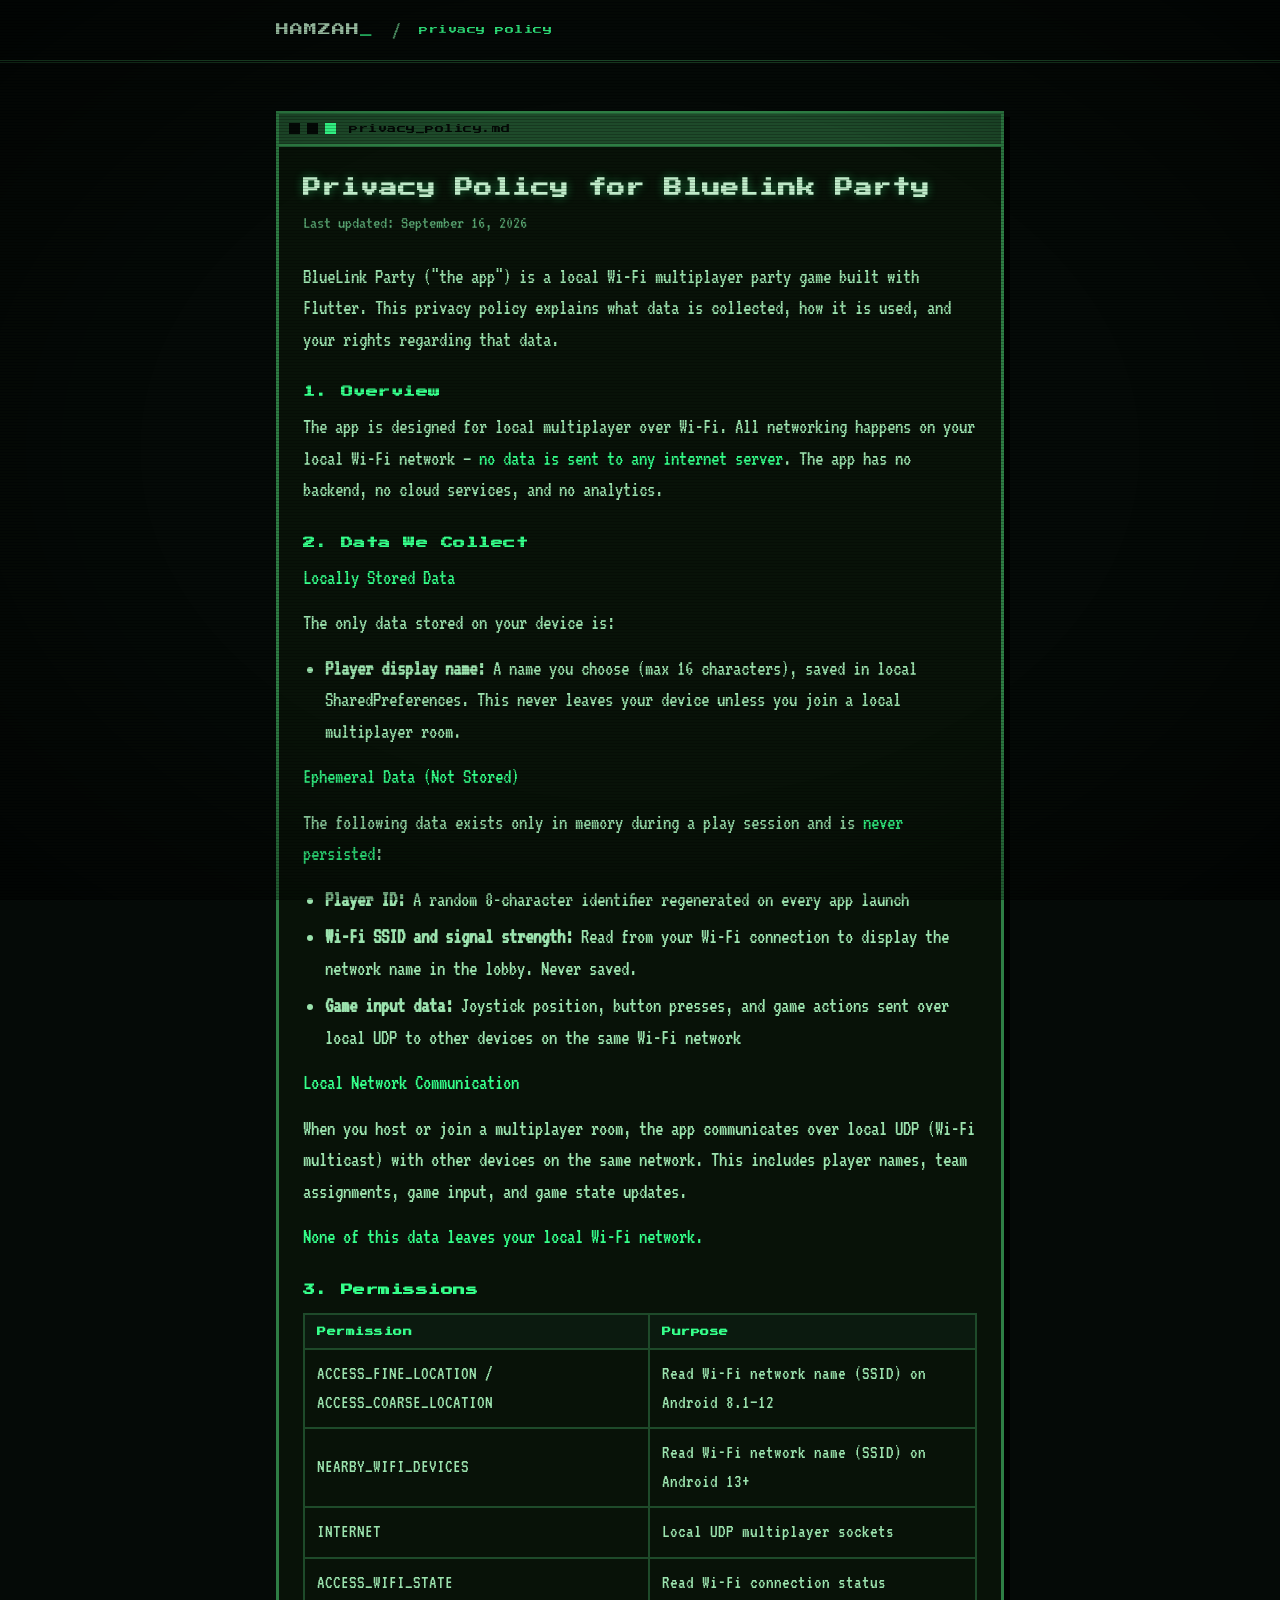
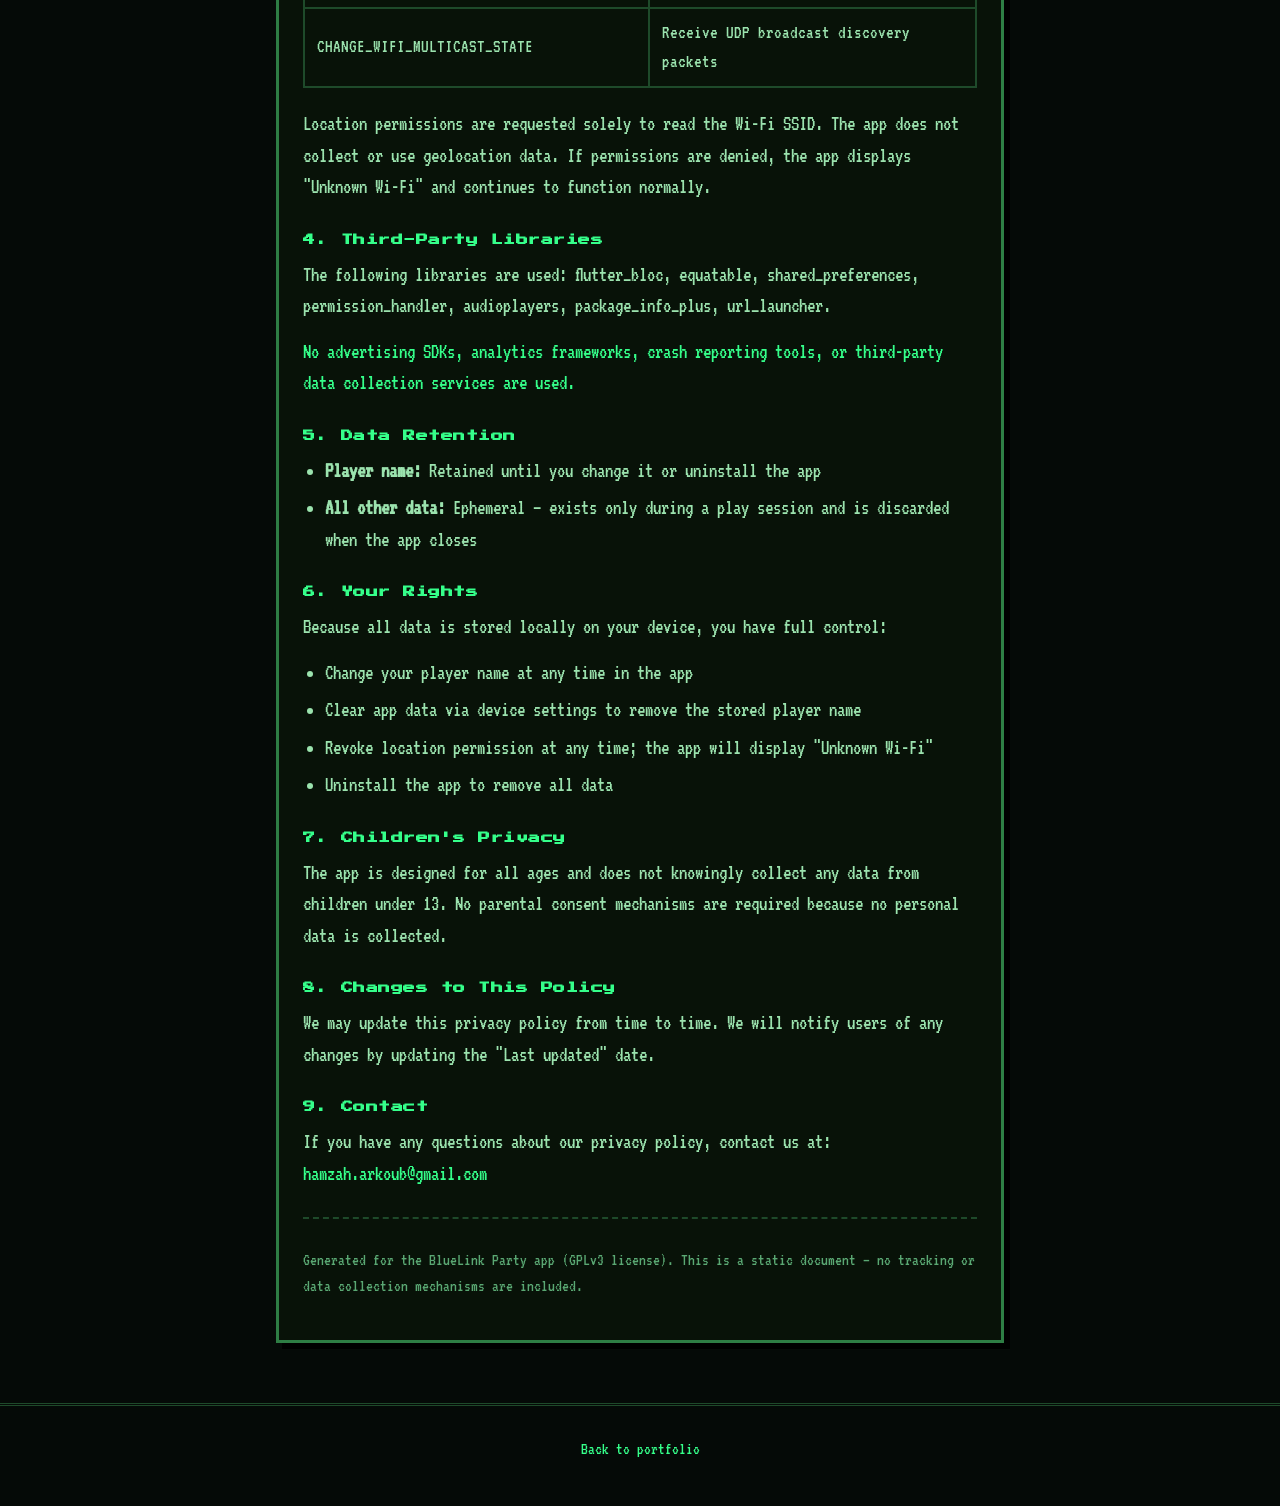
<file: bluelink_party/privacy/index.html>
<!DOCTYPE html>
<html lang="en" data-palette="green">
<head>
<meta charset="UTF-8" />
<meta name="viewport" content="width=device-width, initial-scale=1.0" />
<title>Privacy Policy — BlueLink Party</title>
<meta name="description" content="Privacy policy for BlueLink Party, a local Wi-Fi multiplayer party game. No data leaves your device." />
<link rel="preconnect" href="https://fonts.googleapis.com" />
<link rel="preconnect" href="https://fonts.gstatic.com" crossorigin />
<link href="https://fonts.googleapis.com/css2?family=Press+Start+2P&family=VT323&display=swap" rel="stylesheet" />
<style>
  :root {
    --bg: #050a07;
    --panel: #081208;
    --panel2: #0b1a0f;
    --line: #1e4a2a;
    --line-b: #2e7d44;
    --text: #bfecc9;
    --bright: #35ff8a;
    --dim: #5aa873;
    --soft: #9be3ae;
    --glow: rgba(53, 255, 138, .4);
    --crt: rgba(0, 0, 0, .22);
    --pit: #020402;
  }
  * { margin: 0; padding: 0; box-sizing: border-box; }
  html { scroll-behavior: smooth; }
  body {
    background: var(--bg); color: var(--text);
    font-family: 'VT323', monospace; font-size: clamp(18px, 1.3vw + 15px, 22px);
    line-height: 1.5; overflow-x: hidden;
  }
  ::selection { background: var(--bright); color: var(--bg); }
  a { color: var(--bright); text-decoration: none; }
  a:hover { text-decoration: underline; }
  .scanlines, .vignette { position: fixed; inset: 0; pointer-events: none; z-index: 900; }
  .scanlines { background: repeating-linear-gradient(0deg, var(--crt) 0 1px, transparent 1px 3px); }
  .vignette { background: radial-gradient(ellipse at center, transparent 55%, rgba(0,0,0,.5) 100%); z-index: 901; }
  .container { max-width: 780px; margin: 0 auto; padding: 0 clamp(14px, 4vw, 26px); }

  nav { border-bottom: 3px double var(--line); background: var(--bg); position: sticky; top: 0; z-index: 60; }
  nav .container { display: flex; align-items: center; gap: 18px; height: 60px; }
  .logo { font-family: 'Press Start 2P', monospace; font-size: 13px; color: var(--text); letter-spacing: 1px; }
  .logo .blink { color: var(--bright); animation: blink 1s step-start infinite; }
  .nav-sep { color: var(--dim); font-size: 22px; }
  .nav-page { font-family: 'Press Start 2P', monospace; font-size: 9px; color: var(--bright); letter-spacing: .5px; }
  @keyframes blink { 50% { opacity: 0; } }

  .term {
    border: 3px solid var(--line-b); background: var(--panel);
    box-shadow: 6px 6px 0 #000; margin: 48px 0 60px;
  }
  .term .tbar {
    display: flex; align-items: center; gap: 7px; background: var(--line);
    border-bottom: 3px solid var(--line-b); padding: 8px 10px;
  }
  .term .tbar .b { width: 11px; height: 11px; background: var(--bg); flex: none; }
  .term .tbar .b.x { background: var(--bright); }
  .term .tbar .t {
    margin-left: 6px; font-family: 'Press Start 2P', monospace; font-size: 9px;
    color: var(--bg); letter-spacing: .5px;
  }
  .term .tbody { padding: 28px 24px; }

  h1 {
    font-family: 'Press Start 2P', monospace; font-size: clamp(14px, 3vw, 18px);
    color: var(--text); text-shadow: 0 0 10px var(--glow); margin-bottom: 8px; letter-spacing: 1px;
  }
  .date { color: var(--dim); font-size: 18px; margin-bottom: 24px; }
  h2 {
    font-family: 'Press Start 2P', monospace; font-size: clamp(10px, 2vw, 12px);
    color: var(--bright); margin: 28px 0 10px; letter-spacing: .5px;
  }
  p { color: var(--soft); margin-bottom: 14px; font-size: 21px; }
  p strong { color: var(--bright); font-weight: 400; }
  ul { margin: 0 0 14px 22px; }
  li { color: var(--soft); font-size: 21px; margin-bottom: 6px; }
  table { width: 100%; border-collapse: collapse; margin: 14px 0 20px; }
  th, td {
    text-align: left; padding: 10px 12px; border: 2px solid var(--line);
    font-size: 19px; color: var(--soft);
  }
  th { background: var(--panel2); color: var(--bright); font-family: 'Press Start 2P', monospace; font-size: 9px; letter-spacing: .5px; }
  hr { border: none; border-top: 2px dashed var(--line); margin: 28px 0; }

  footer { border-top: 3px double var(--line); padding: 30px 0; text-align: center; }
  footer p { color: var(--dim); font-size: 17px; }
  footer a { color: var(--bright); }
</style>
</head>
<body>
<div class="scanlines"></div>
<div class="vignette"></div>

<nav>
  <div class="container">
    <a href="https://hmzsuper18.github.io/" class="logo">HAMZAH<span class="blink">_</span></a>
    <span class="nav-sep">/</span>
    <span class="nav-page">privacy policy</span>
  </div>
</nav>

<div class="container">
  <article class="term">
    <div class="tbar">
      <span class="b"></span><span class="b"></span><span class="b x"></span>
      <span class="t">privacy_policy.md</span>
    </div>
    <div class="tbody">
      <h1>Privacy Policy for BlueLink Party</h1>
      <p class="date">Last updated: September 16, 2026</p>

      <p>BlueLink Party ("the app") is a local Wi-Fi multiplayer party game built with Flutter. This privacy policy explains what data is collected, how it is used, and your rights regarding that data.</p>

      <h2>1. Overview</h2>
      <p>The app is designed for local multiplayer over Wi-Fi. All networking happens on your local Wi-Fi network — <strong>no data is sent to any internet server</strong>. The app has no backend, no cloud services, and no analytics.</p>

      <h2>2. Data We Collect</h2>
      <p><strong>Locally Stored Data</strong></p>
      <p>The only data stored on your device is:</p>
      <ul>
        <li><strong>Player display name:</strong> A name you choose (max 16 characters), saved in local SharedPreferences. This never leaves your device unless you join a local multiplayer room.</li>
      </ul>

      <p><strong>Ephemeral Data (Not Stored)</strong></p>
      <p>The following data exists only in memory during a play session and is <strong>never persisted</strong>:</p>
      <ul>
        <li><strong>Player ID:</strong> A random 8-character identifier regenerated on every app launch</li>
        <li><strong>Wi-Fi SSID and signal strength:</strong> Read from your Wi-Fi connection to display the network name in the lobby. Never saved.</li>
        <li><strong>Game input data:</strong> Joystick position, button presses, and game actions sent over local UDP to other devices on the same Wi-Fi network</li>
      </ul>

      <p><strong>Local Network Communication</strong></p>
      <p>When you host or join a multiplayer room, the app communicates over local UDP (Wi-Fi multicast) with other devices on the same network. This includes player names, team assignments, game input, and game state updates.</p>
      <p><strong>None of this data leaves your local Wi-Fi network.</strong></p>

      <h2>3. Permissions</h2>
      <table>
        <tr><th>Permission</th><th>Purpose</th></tr>
        <tr><td>ACCESS_FINE_LOCATION / ACCESS_COARSE_LOCATION</td><td>Read Wi-Fi network name (SSID) on Android 8.1–12</td></tr>
        <tr><td>NEARBY_WIFI_DEVICES</td><td>Read Wi-Fi network name (SSID) on Android 13+</td></tr>
        <tr><td>INTERNET</td><td>Local UDP multiplayer sockets</td></tr>
        <tr><td>ACCESS_WIFI_STATE</td><td>Read Wi-Fi connection status</td></tr>
        <tr><td>CHANGE_WIFI_MULTICAST_STATE</td><td>Receive UDP broadcast discovery packets</td></tr>
      </table>
      <p>Location permissions are requested solely to read the Wi-Fi SSID. The app does not collect or use geolocation data. If permissions are denied, the app displays "Unknown Wi-Fi" and continues to function normally.</p>

      <h2>4. Third-Party Libraries</h2>
      <p>The following libraries are used: flutter_bloc, equatable, shared_preferences, permission_handler, audioplayers, package_info_plus, url_launcher.</p>
      <p><strong>No advertising SDKs, analytics frameworks, crash reporting tools, or third-party data collection services are used.</strong></p>

      <h2>5. Data Retention</h2>
      <ul>
        <li><strong>Player name:</strong> Retained until you change it or uninstall the app</li>
        <li><strong>All other data:</strong> Ephemeral — exists only during a play session and is discarded when the app closes</li>
      </ul>

      <h2>6. Your Rights</h2>
      <p>Because all data is stored locally on your device, you have full control:</p>
      <ul>
        <li>Change your player name at any time in the app</li>
        <li>Clear app data via device settings to remove the stored player name</li>
        <li>Revoke location permission at any time; the app will display "Unknown Wi-Fi"</li>
        <li>Uninstall the app to remove all data</li>
      </ul>

      <h2>7. Children's Privacy</h2>
      <p>The app is designed for all ages and does not knowingly collect any data from children under 13. No parental consent mechanisms are required because no personal data is collected.</p>

      <h2>8. Changes to This Policy</h2>
      <p>We may update this privacy policy from time to time. We will notify users of any changes by updating the "Last updated" date.</p>

      <h2>9. Contact</h2>
      <p>If you have any questions about our privacy policy, contact us at: <strong>hamzah.arkoub@gmail.com</strong></p>

      <hr>
      <p style="color:var(--dim); font-size:17px;">Generated for the BlueLink Party app (GPLv3 license). This is a static document — no tracking or data collection mechanisms are included.</p>
    </div>
  </article>
</div>

<footer>
  <div class="container">
    <p><a href="https://hmzsuper18.github.io/">Back to portfolio</a></p>
  </div>
</footer>

</body>
</html>
</file>
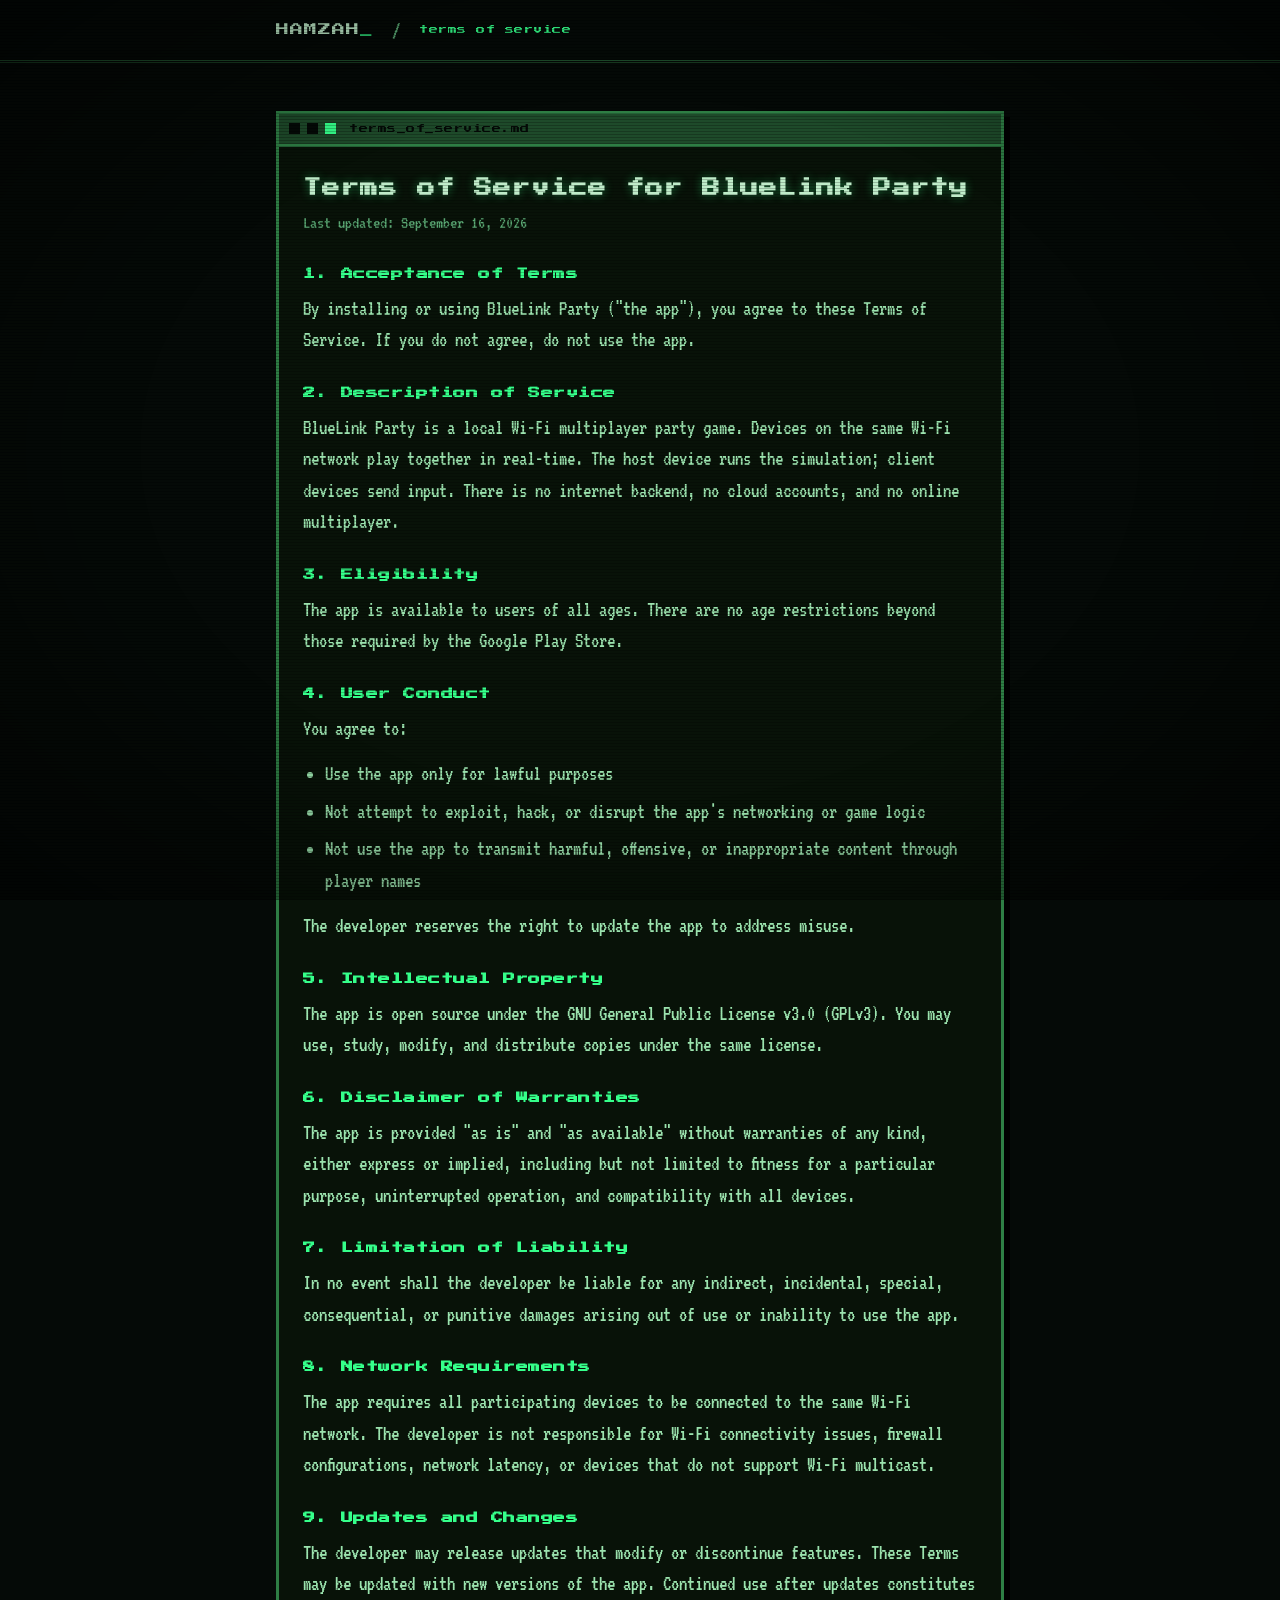
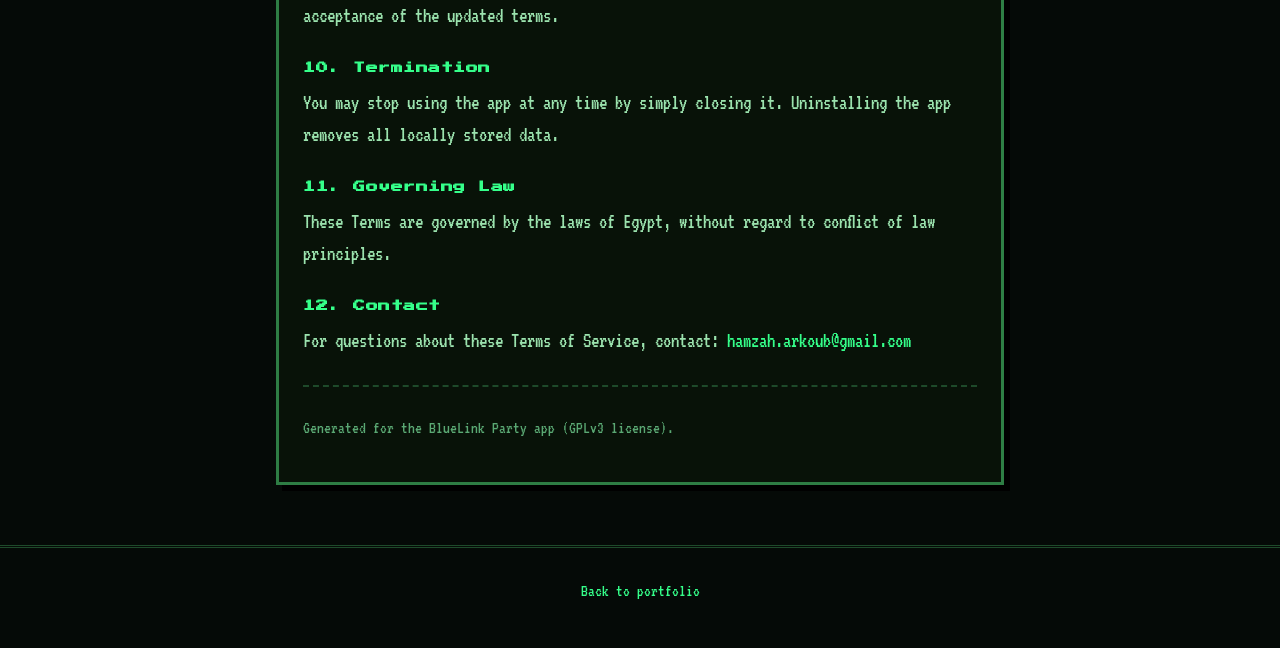
<file: bluelink_party/terms/index.html>
<!DOCTYPE html>
<html lang="en" data-palette="green">
<head>
<meta charset="UTF-8" />
<meta name="viewport" content="width=device-width, initial-scale=1.0" />
<title>Terms of Service — BlueLink Party</title>
<meta name="description" content="Terms of service for BlueLink Party, a local Wi-Fi multiplayer party game." />
<link rel="preconnect" href="https://fonts.googleapis.com" />
<link rel="preconnect" href="https://fonts.gstatic.com" crossorigin />
<link href="https://fonts.googleapis.com/css2?family=Press+Start+2P&family=VT323&display=swap" rel="stylesheet" />
<style>
  :root {
    --bg: #050a07;
    --panel: #081208;
    --panel2: #0b1a0f;
    --line: #1e4a2a;
    --line-b: #2e7d44;
    --text: #bfecc9;
    --bright: #35ff8a;
    --dim: #5aa873;
    --soft: #9be3ae;
    --glow: rgba(53, 255, 138, .4);
    --crt: rgba(0, 0, 0, .22);
    --pit: #020402;
  }
  * { margin: 0; padding: 0; box-sizing: border-box; }
  html { scroll-behavior: smooth; }
  body {
    background: var(--bg); color: var(--text);
    font-family: 'VT323', monospace; font-size: clamp(18px, 1.3vw + 15px, 22px);
    line-height: 1.5; overflow-x: hidden;
  }
  ::selection { background: var(--bright); color: var(--bg); }
  a { color: var(--bright); text-decoration: none; }
  a:hover { text-decoration: underline; }
  .scanlines, .vignette { position: fixed; inset: 0; pointer-events: none; z-index: 900; }
  .scanlines { background: repeating-linear-gradient(0deg, var(--crt) 0 1px, transparent 1px 3px); }
  .vignette { background: radial-gradient(ellipse at center, transparent 55%, rgba(0,0,0,.5) 100%); z-index: 901; }
  .container { max-width: 780px; margin: 0 auto; padding: 0 clamp(14px, 4vw, 26px); }

  nav { border-bottom: 3px double var(--line); background: var(--bg); position: sticky; top: 0; z-index: 60; }
  nav .container { display: flex; align-items: center; gap: 18px; height: 60px; }
  .logo { font-family: 'Press Start 2P', monospace; font-size: 13px; color: var(--text); letter-spacing: 1px; }
  .logo .blink { color: var(--bright); animation: blink 1s step-start infinite; }
  .nav-sep { color: var(--dim); font-size: 22px; }
  .nav-page { font-family: 'Press Start 2P', monospace; font-size: 9px; color: var(--bright); letter-spacing: .5px; }
  @keyframes blink { 50% { opacity: 0; } }

  .term {
    border: 3px solid var(--line-b); background: var(--panel);
    box-shadow: 6px 6px 0 #000; margin: 48px 0 60px;
  }
  .term .tbar {
    display: flex; align-items: center; gap: 7px; background: var(--line);
    border-bottom: 3px solid var(--line-b); padding: 8px 10px;
  }
  .term .tbar .b { width: 11px; height: 11px; background: var(--bg); flex: none; }
  .term .tbar .b.x { background: var(--bright); }
  .term .tbar .t {
    margin-left: 6px; font-family: 'Press Start 2P', monospace; font-size: 9px;
    color: var(--bg); letter-spacing: .5px;
  }
  .term .tbody { padding: 28px 24px; }

  h1 {
    font-family: 'Press Start 2P', monospace; font-size: clamp(14px, 3vw, 18px);
    color: var(--text); text-shadow: 0 0 10px var(--glow); margin-bottom: 8px; letter-spacing: 1px;
  }
  .date { color: var(--dim); font-size: 18px; margin-bottom: 24px; }
  h2 {
    font-family: 'Press Start 2P', monospace; font-size: clamp(10px, 2vw, 12px);
    color: var(--bright); margin: 28px 0 10px; letter-spacing: .5px;
  }
  p { color: var(--soft); margin-bottom: 14px; font-size: 21px; }
  p strong { color: var(--bright); font-weight: 400; }
  ul { margin: 0 0 14px 22px; }
  li { color: var(--soft); font-size: 21px; margin-bottom: 6px; }
  hr { border: none; border-top: 2px dashed var(--line); margin: 28px 0; }

  footer { border-top: 3px double var(--line); padding: 30px 0; text-align: center; }
  footer p { color: var(--dim); font-size: 17px; }
  footer a { color: var(--bright); }
</style>
</head>
<body>
<div class="scanlines"></div>
<div class="vignette"></div>

<nav>
  <div class="container">
    <a href="https://hmzsuper18.github.io/" class="logo">HAMZAH<span class="blink">_</span></a>
    <span class="nav-sep">/</span>
    <span class="nav-page">terms of service</span>
  </div>
</nav>

<div class="container">
  <article class="term">
    <div class="tbar">
      <span class="b"></span><span class="b"></span><span class="b x"></span>
      <span class="t">terms_of_service.md</span>
    </div>
    <div class="tbody">
      <h1>Terms of Service for BlueLink Party</h1>
      <p class="date">Last updated: September 16, 2026</p>

      <h2>1. Acceptance of Terms</h2>
      <p>By installing or using BlueLink Party ("the app"), you agree to these Terms of Service. If you do not agree, do not use the app.</p>

      <h2>2. Description of Service</h2>
      <p>BlueLink Party is a local Wi-Fi multiplayer party game. Devices on the same Wi-Fi network play together in real-time. The host device runs the simulation; client devices send input. There is no internet backend, no cloud accounts, and no online multiplayer.</p>

      <h2>3. Eligibility</h2>
      <p>The app is available to users of all ages. There are no age restrictions beyond those required by the Google Play Store.</p>

      <h2>4. User Conduct</h2>
      <p>You agree to:</p>
      <ul>
        <li>Use the app only for lawful purposes</li>
        <li>Not attempt to exploit, hack, or disrupt the app's networking or game logic</li>
        <li>Not use the app to transmit harmful, offensive, or inappropriate content through player names</li>
      </ul>
      <p>The developer reserves the right to update the app to address misuse.</p>

      <h2>5. Intellectual Property</h2>
      <p>The app is open source under the GNU General Public License v3.0 (GPLv3). You may use, study, modify, and distribute copies under the same license.</p>

      <h2>6. Disclaimer of Warranties</h2>
      <p>The app is provided "as is" and "as available" without warranties of any kind, either express or implied, including but not limited to fitness for a particular purpose, uninterrupted operation, and compatibility with all devices.</p>

      <h2>7. Limitation of Liability</h2>
      <p>In no event shall the developer be liable for any indirect, incidental, special, consequential, or punitive damages arising out of use or inability to use the app.</p>

      <h2>8. Network Requirements</h2>
      <p>The app requires all participating devices to be connected to the same Wi-Fi network. The developer is not responsible for Wi-Fi connectivity issues, firewall configurations, network latency, or devices that do not support Wi-Fi multicast.</p>

      <h2>9. Updates and Changes</h2>
      <p>The developer may release updates that modify or discontinue features. These Terms may be updated with new versions of the app. Continued use after updates constitutes acceptance of the updated terms.</p>

      <h2>10. Termination</h2>
      <p>You may stop using the app at any time by simply closing it. Uninstalling the app removes all locally stored data.</p>

      <h2>11. Governing Law</h2>
      <p>These Terms are governed by the laws of Egypt, without regard to conflict of law principles.</p>

      <h2>12. Contact</h2>
      <p>For questions about these Terms of Service, contact: <strong>hamzah.arkoub@gmail.com</strong></p>

      <hr>
      <p style="color:var(--dim); font-size:17px;">Generated for the BlueLink Party app (GPLv3 license).</p>
    </div>
  </article>
</div>

<footer>
  <div class="container">
    <p><a href="https://hmzsuper18.github.io/">Back to portfolio</a></p>
  </div>
</footer>

</body>
</html>
</file>
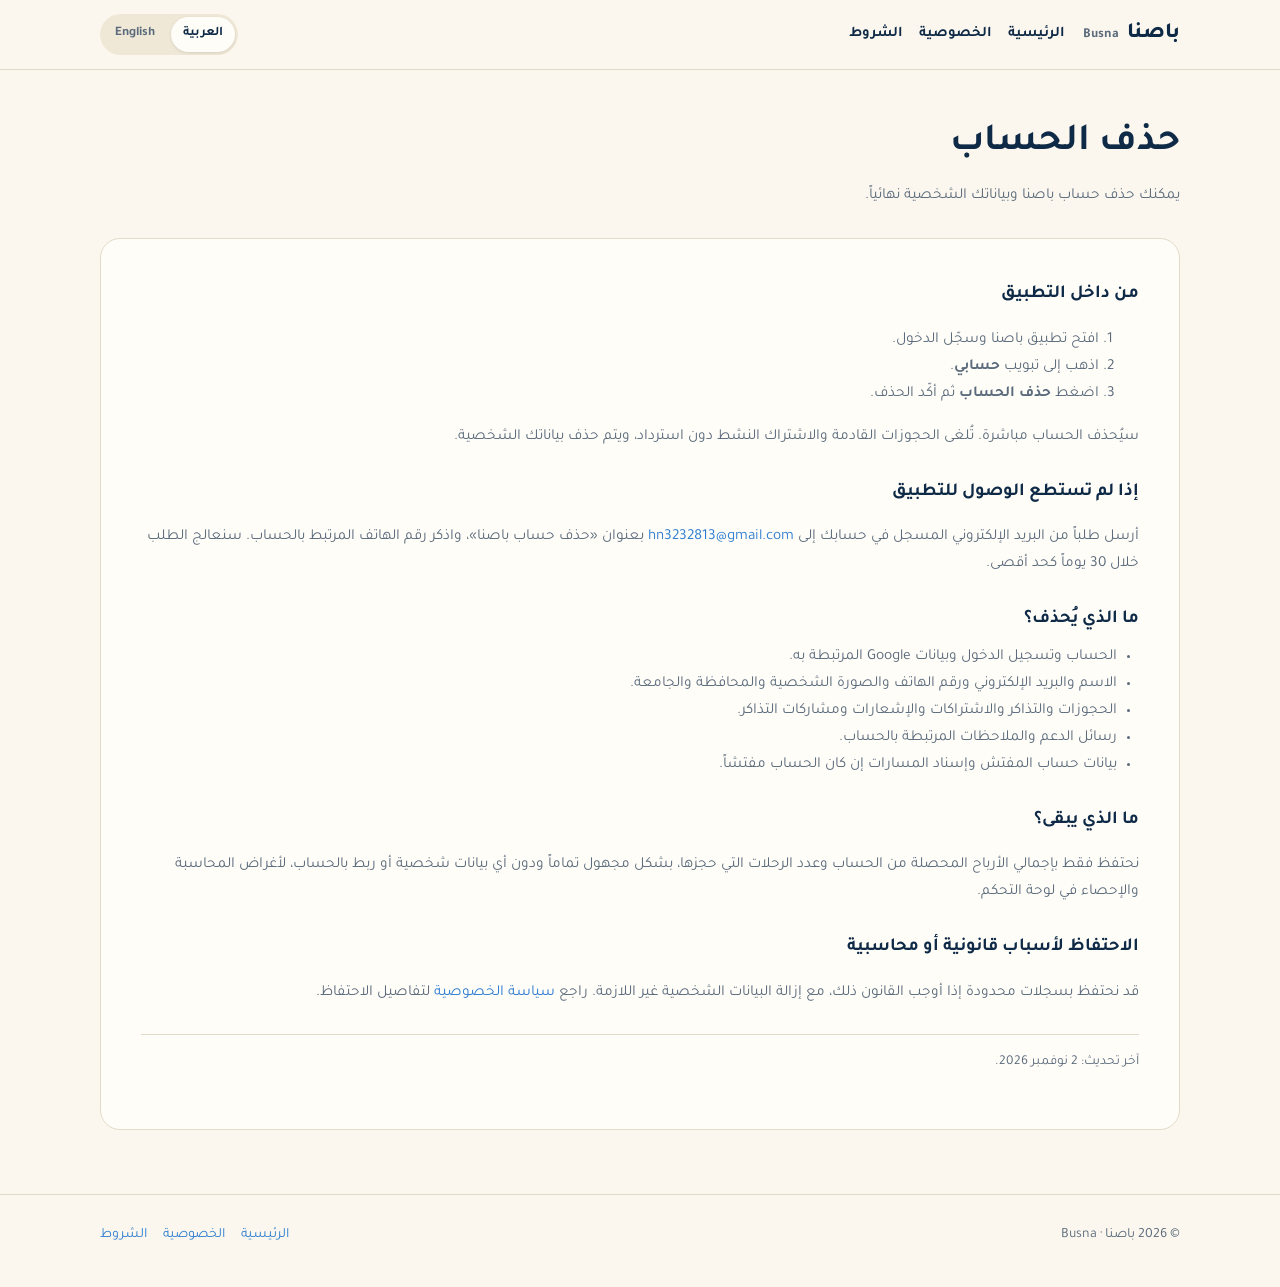
<file: busna/delete-account.html>
<!DOCTYPE html>
<html lang="ar" dir="rtl">
<head>
  <meta charset="UTF-8">
  <meta name="viewport" content="width=device-width, initial-scale=1">
  <meta name="description" content="طلب حذف حساب باصنا وبياناته. Busna account deletion request.">
  <title>حذف الحساب | Delete Account — باصنا</title>
  <link rel="preconnect" href="https://fonts.googleapis.com">
  <link rel="preconnect" href="https://fonts.gstatic.com" crossorigin>
  <link href="https://fonts.googleapis.com/css2?family=Tajawal:wght@400;500;700;800&display=swap" rel="stylesheet">
  <link rel="stylesheet" href="site.css?v=20261031d">
</head>
<body>

  <header class="site-header">
    <div class="container header-inner">
      <a class="brand" href="./">
        <span>باصنا</span>
        <span class="brand-sub">Busna</span>
      </a>
      <nav class="site-nav" aria-label="Main">
        <a href="./" class="lang-ar">الرئيسية</a>
        <a href="./" class="lang-en" hidden>Home</a>
        <a href="privacy.html" class="lang-ar">الخصوصية</a>
        <a href="privacy.html" class="lang-en" hidden>Privacy</a>
        <a href="terms.html" class="lang-ar">الشروط</a>
        <a href="terms.html" class="lang-en" hidden>Terms</a>
      </nav>
      <div class="lang-switch" role="group" aria-label="Language">
        <button type="button" data-lang-btn="ar" class="is-active">العربية</button>
        <button type="button" data-lang-btn="en">English</button>
      </div>
    </div>
  </header>

  <main class="legal">
    <div class="container">
      <div class="legal-head">
        <h1 class="lang-ar">حذف الحساب</h1>
        <h1 class="lang-en" hidden>Delete your account</h1>
        <p class="lang-ar">يمكنك حذف حساب باصنا وبياناتك الشخصية نهائياً.</p>
        <p class="lang-en" hidden>You can permanently delete your Busna account and personal data.</p>
      </div>

      <article class="lang-ar">
        <h2>من داخل التطبيق</h2>
        <ol>
          <li>افتح تطبيق باصنا وسجّل الدخول.</li>
          <li>اذهب إلى تبويب <strong>حسابي</strong>.</li>
          <li>اضغط <strong>حذف الحساب</strong> ثم أكّد الحذف.</li>
        </ol>
        <p>
          سيُحذف الحساب مباشرة. تُلغى الحجوزات القادمة والاشتراك النشط دون
          استرداد، ويتم حذف بياناتك الشخصية.
        </p>

        <h2>إذا لم تستطع الوصول للتطبيق</h2>
        <p>
          أرسل طلباً من البريد الإلكتروني المسجل في حسابك إلى
          <a href="mailto:hn3232813@gmail.com?subject=%D8%AD%D8%B0%D9%81%20%D8%AD%D8%B3%D8%A7%D8%A8%20%D8%A8%D8%A7%D8%B5%D9%86%D8%A7">hn3232813@gmail.com</a>
          بعنوان «حذف حساب باصنا»، واذكر رقم الهاتف المرتبط بالحساب. سنعالج الطلب
          خلال 30 يوماً كحد أقصى.
        </p>

        <h2>ما الذي يُحذف؟</h2>
        <ul>
          <li>الحساب وتسجيل الدخول وبيانات Google المرتبطة به.</li>
          <li>الاسم والبريد الإلكتروني ورقم الهاتف والصورة الشخصية والمحافظة والجامعة.</li>
          <li>الحجوزات والتذاكر والاشتراكات والإشعارات ومشاركات التذاكر.</li>
          <li>رسائل الدعم والملاحظات المرتبطة بالحساب.</li>
          <li>بيانات حساب المفتش وإسناد المسارات إن كان الحساب مفتشاً.</li>
        </ul>

        <h2>ما الذي يبقى؟</h2>
        <p>
          نحتفظ فقط بإجمالي الأرباح المحصلة من الحساب وعدد الرحلات التي حجزها،
          بشكل مجهول تماماً ودون أي بيانات شخصية أو ربط بالحساب، لأغراض
          المحاسبة والإحصاء في لوحة التحكم.
        </p>

        <h2>الاحتفاظ لأسباب قانونية أو محاسبية</h2>
        <p>
          قد نحتفظ بسجلات محدودة إذا أوجب القانون ذلك، مع إزالة البيانات
          الشخصية غير اللازمة. راجع
          <a href="privacy.html">سياسة الخصوصية</a> لتفاصيل الاحتفاظ.
        </p>

        <p class="updated">آخر تحديث: 2 نوفمبر 2026.</p>
      </article>

      <article class="lang-en" hidden>
        <h2>From the app</h2>
        <ol>
          <li>Open Busna and sign in.</li>
          <li>Open the <strong>Account</strong> tab.</li>
          <li>Tap <strong>Delete account</strong> and confirm.</li>
        </ol>
        <p>
          Deletion is immediate. Upcoming bookings and any active subscription
          are cancelled without refund, and your personal data is deleted.
        </p>

        <h2>If you cannot access the app</h2>
        <p>
          Email
          <a href="mailto:hn3232813@gmail.com?subject=Busna%20account%20deletion">hn3232813@gmail.com</a>
          from the address registered to your account with the subject
          “Busna account deletion”, and include the phone number on the account.
          We will process the request within 30 days.
        </p>

        <h2>What is deleted</h2>
        <ul>
          <li>Your account, sign-in identity, and linked Google data.</li>
          <li>Name, email, phone number, profile photo, governorate, and university.</li>
          <li>Bookings, tickets, subscriptions, notifications, and ticket shares.</li>
          <li>Support messages and feedback linked to the account.</li>
          <li>Inspector record and route assignments if the account was an inspector.</li>
        </ul>

        <h2>What is retained</h2>
        <p>
          Only the total earnings collected from the account and the total
          number of trips booked are retained, fully anonymised and with no
          personal data or account link, for dashboard accounting and statistics.
        </p>

        <h2>Legal or accounting retention</h2>
        <p>
          We may retain limited records where required by law, with unnecessary
          personal data removed. See the <a href="privacy.html">privacy policy</a>
          for retention details.
        </p>

        <p class="updated">Last updated: 2 November 2026.</p>
      </article>
    </div>
  </main>

  <footer class="site-footer">
    <div class="container footer-inner">
      <span>© <span data-year>2026</span> باصنا · Busna</span>
      <div class="footer-links">
        <a href="./" class="lang-ar">الرئيسية</a>
        <a href="./" class="lang-en" hidden>Home</a>
        <a href="privacy.html" class="lang-ar">الخصوصية</a>
        <a href="privacy.html" class="lang-en" hidden>Privacy</a>
        <a href="terms.html" class="lang-ar">الشروط</a>
        <a href="terms.html" class="lang-en" hidden>Terms</a>
      </div>
    </div>
  </footer>

  <script src="site.js?v=20261031d"></script>
</body>
</html>
</file>
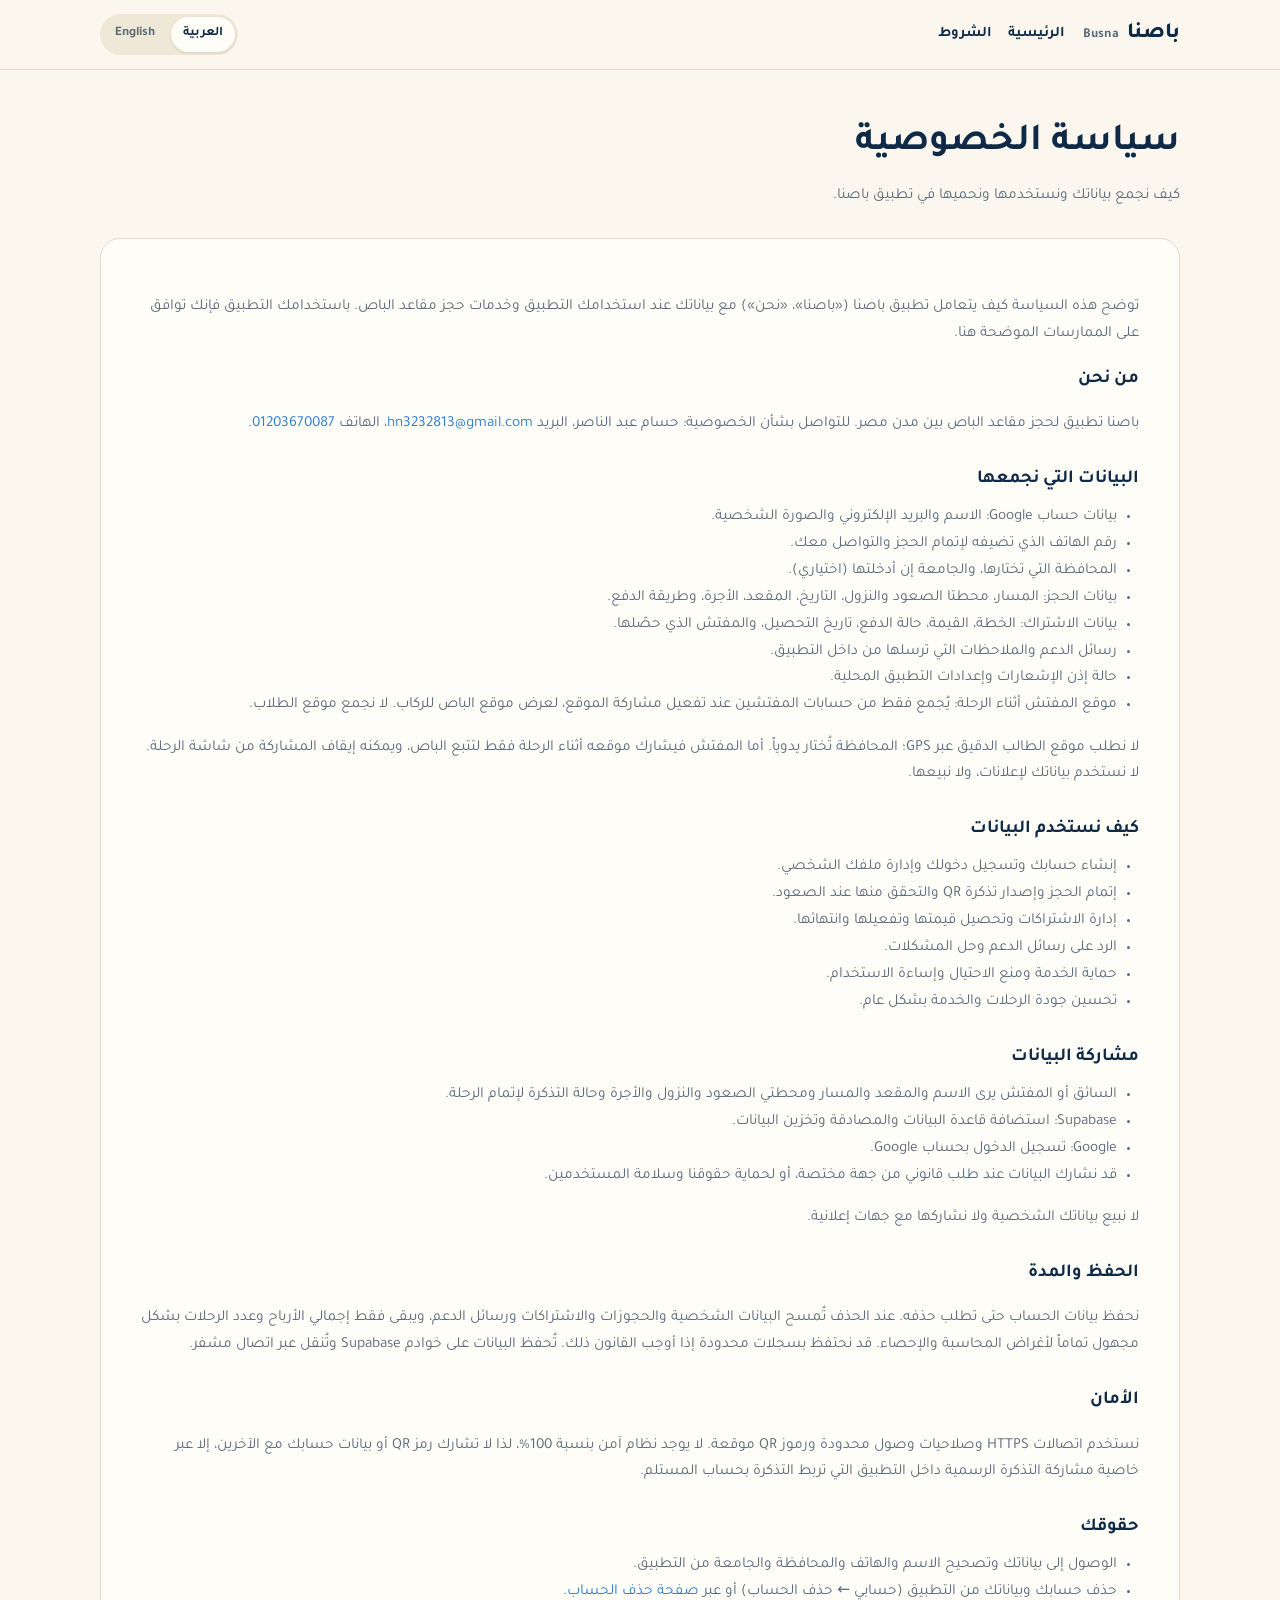
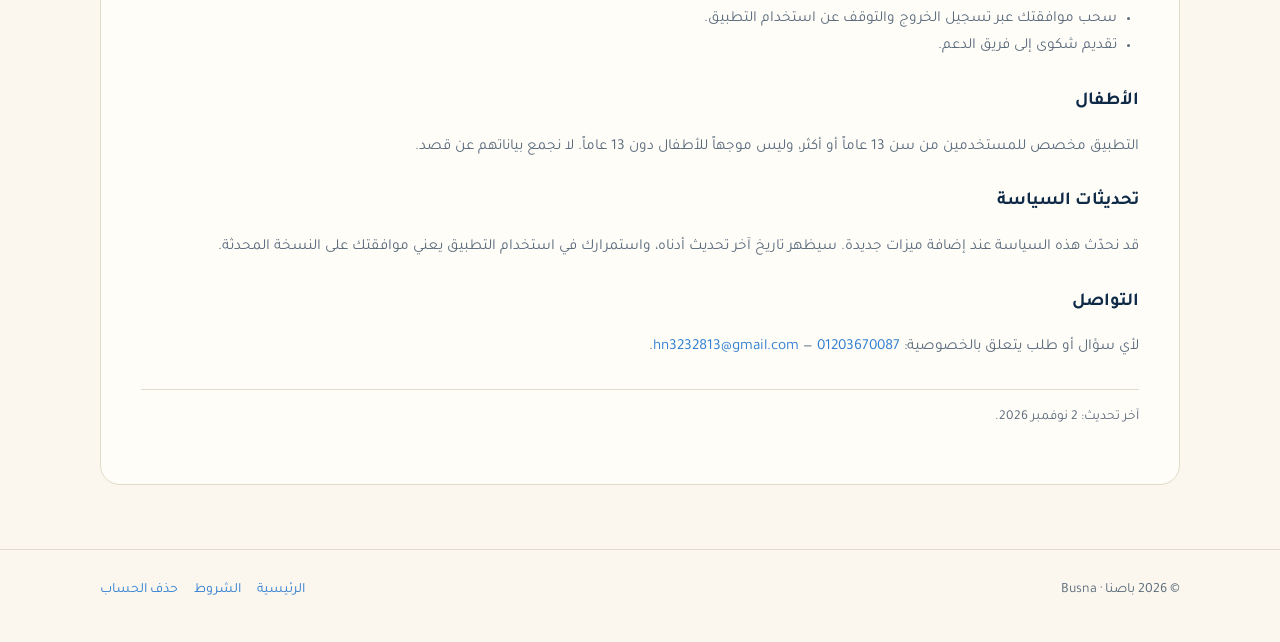
<file: busna/privacy.html>
<!DOCTYPE html>
<html lang="ar" dir="rtl">
<head>
  <meta charset="UTF-8">
  <meta name="viewport" content="width=device-width, initial-scale=1">
  <meta name="description" content="سياسة الخصوصية لتطبيق باصنا. Busna privacy policy.">
  <title>سياسة الخصوصية | Privacy — باصنا</title>
  <link rel="preconnect" href="https://fonts.googleapis.com">
  <link rel="preconnect" href="https://fonts.gstatic.com" crossorigin>
  <link href="https://fonts.googleapis.com/css2?family=Tajawal:wght@400;500;700;800&display=swap" rel="stylesheet">
  <link rel="stylesheet" href="site.css?v=20261031d">
</head>
<body>

  <header class="site-header">
    <div class="container header-inner">
      <a class="brand" href="./">
        <span>باصنا</span>
        <span class="brand-sub">Busna</span>
      </a>
      <nav class="site-nav" aria-label="Main">
        <a href="./" class="lang-ar">الرئيسية</a>
        <a href="./" class="lang-en" hidden>Home</a>
        <a href="terms.html" class="lang-ar">الشروط</a>
        <a href="terms.html" class="lang-en" hidden>Terms</a>
      </nav>
      <div class="lang-switch" role="group" aria-label="Language">
        <button type="button" data-lang-btn="ar" class="is-active">العربية</button>
        <button type="button" data-lang-btn="en">English</button>
      </div>
    </div>
  </header>

  <main class="legal">
    <div class="container">
      <div class="legal-head">
        <h1 class="lang-ar">سياسة الخصوصية</h1>
        <h1 class="lang-en" hidden>Privacy Policy</h1>
        <p class="lang-ar">كيف نجمع بياناتك ونستخدمها ونحميها في تطبيق باصنا.</p>
        <p class="lang-en" hidden>How Busna collects, uses, and protects your data.</p>
      </div>

      <article class="lang-ar">
        <p>
          توضح هذه السياسة كيف يتعامل تطبيق باصنا («باصنا»، «نحن») مع بياناتك
          عند استخدامك التطبيق وخدمات حجز مقاعد الباص. باستخدامك التطبيق فإنك
          توافق على الممارسات الموضحة هنا.
        </p>

        <h2>من نحن</h2>
        <p>
          باصنا تطبيق لحجز مقاعد الباص بين مدن مصر. للتواصل بشأن الخصوصية:
          حسام عبد الناصر، البريد <a href="mailto:hn3232813@gmail.com">hn3232813@gmail.com</a>،
          الهاتف <a href="tel:+201203670087">01203670087</a>.
        </p>

        <h2>البيانات التي نجمعها</h2>
        <ul>
          <li>بيانات حساب Google: الاسم والبريد الإلكتروني والصورة الشخصية.</li>
          <li>رقم الهاتف الذي تضيفه لإتمام الحجز والتواصل معك.</li>
          <li>المحافظة التي تختارها، والجامعة إن أدخلتها (اختياري).</li>
          <li>بيانات الحجز: المسار، محطتا الصعود والنزول، التاريخ، المقعد، الأجرة، وطريقة الدفع.</li>
          <li>بيانات الاشتراك: الخطة، القيمة، حالة الدفع، تاريخ التحصيل، والمفتش الذي حصّلها.</li>
          <li>رسائل الدعم والملاحظات التي ترسلها من داخل التطبيق.</li>
          <li>حالة إذن الإشعارات وإعدادات التطبيق المحلية.</li>
          <li>
            موقع المفتش أثناء الرحلة: يُجمع فقط من حسابات المفتشين عند تفعيل
            مشاركة الموقع، لعرض موقع الباص للركاب. لا نجمع موقع الطلاب.
          </li>
        </ul>
        <p>
          لا نطلب موقع الطالب الدقيق عبر GPS؛ المحافظة تُختار يدوياً. أما المفتش
          فيشارك موقعه أثناء الرحلة فقط لتتبع الباص، ويمكنه إيقاف المشاركة من
          شاشة الرحلة. لا نستخدم بياناتك لإعلانات، ولا نبيعها.
        </p>

        <h2>كيف نستخدم البيانات</h2>
        <ul>
          <li>إنشاء حسابك وتسجيل دخولك وإدارة ملفك الشخصي.</li>
          <li>إتمام الحجز وإصدار تذكرة QR والتحقق منها عند الصعود.</li>
          <li>إدارة الاشتراكات وتحصيل قيمتها وتفعيلها وانتهائها.</li>
          <li>الرد على رسائل الدعم وحل المشكلات.</li>
          <li>حماية الخدمة ومنع الاحتيال وإساءة الاستخدام.</li>
          <li>تحسين جودة الرحلات والخدمة بشكل عام.</li>
        </ul>

        <h2>مشاركة البيانات</h2>
        <ul>
          <li>
            السائق أو المفتش يرى الاسم والمقعد والمسار ومحطتي الصعود والنزول
            والأجرة وحالة التذكرة لإتمام الرحلة.
          </li>
          <li>Supabase: استضافة قاعدة البيانات والمصادقة وتخزين البيانات.</li>
          <li>Google: تسجيل الدخول بحساب Google.</li>
          <li>قد نشارك البيانات عند طلب قانوني من جهة مختصة، أو لحماية حقوقنا وسلامة المستخدمين.</li>
        </ul>
        <p>لا نبيع بياناتك الشخصية ولا نشاركها مع جهات إعلانية.</p>

        <h2>الحفظ والمدة</h2>
        <p>
          نحفظ بيانات الحساب حتى تطلب حذفه. عند الحذف تُمسح البيانات الشخصية
          والحجوزات والاشتراكات ورسائل الدعم، ويبقى فقط إجمالي الأرباح وعدد
          الرحلات بشكل مجهول تماماً لأغراض المحاسبة والإحصاء. قد نحتفظ بسجلات
          محدودة إذا أوجب القانون ذلك. تُحفظ البيانات على خوادم Supabase وتُنقل
          عبر اتصال مشفر.
        </p>

        <h2>الأمان</h2>
        <p>
          نستخدم اتصالات HTTPS وصلاحيات وصول محدودة ورموز QR موقعة. لا يوجد نظام
          آمن بنسبة 100%، لذا لا تشارك رمز QR أو بيانات حسابك مع الآخرين، إلا عبر
          خاصية مشاركة التذكرة الرسمية داخل التطبيق التي تربط التذكرة بحساب المستلم.
        </p>

        <h2>حقوقك</h2>
        <ul>
          <li>الوصول إلى بياناتك وتصحيح الاسم والهاتف والمحافظة والجامعة من التطبيق.</li>
          <li>
            حذف حسابك وبياناتك من التطبيق (حسابي ← حذف الحساب) أو عبر
            <a href="delete-account.html">صفحة حذف الحساب</a>.
          </li>
          <li>سحب موافقتك عبر تسجيل الخروج والتوقف عن استخدام التطبيق.</li>
          <li>تقديم شكوى إلى فريق الدعم.</li>
        </ul>

        <h2>الأطفال</h2>
        <p>
          التطبيق مخصص للمستخدمين من سن 13 عاماً أو أكثر، وليس موجهاً للأطفال
          دون 13 عاماً. لا نجمع بياناتهم عن قصد.
        </p>

        <h2>تحديثات السياسة</h2>
        <p>
          قد نحدّث هذه السياسة عند إضافة ميزات جديدة. سيظهر تاريخ آخر تحديث أدناه،
          واستمرارك في استخدام التطبيق يعني موافقتك على النسخة المحدثة.
        </p>

        <h2>التواصل</h2>
        <p>
          لأي سؤال أو طلب يتعلق بالخصوصية:
          <a href="mailto:hn3232813@gmail.com">hn3232813@gmail.com</a> —
          <a href="tel:+201203670087">01203670087</a>.
        </p>

        <p class="updated">آخر تحديث: 2 نوفمبر 2026.</p>
      </article>

      <article class="lang-en" hidden>
        <p>
          This policy explains how the Busna app (“Busna”, “we”) handles your
          data when you use the app and its intercity bus seat-booking services.
          By using the app, you agree to the practices described here.
        </p>

        <h2>Who we are</h2>
        <p>
          Busna is an intercity bus seat-booking app in Egypt. Privacy contact:
          Hossam Abdel Nasser, <a href="mailto:hn3232813@gmail.com">hn3232813@gmail.com</a>,
          <a href="tel:+201203670087">01203670087</a>.
        </p>

        <h2>Data we collect</h2>
        <ul>
          <li>Google account data: name, email address, and profile photo.</li>
          <li>The phone number you add to complete bookings and receive updates.</li>
          <li>The governorate you select, and your university if you enter it (optional).</li>
          <li>Booking data: route, boarding and alighting stops, date, seat, fare, and payment method.</li>
          <li>Subscription data: plan, amount, payment status, collection date, and the inspector who collected it.</li>
          <li>Support messages and feedback you send from the app.</li>
          <li>Notification permission status and local app settings.</li>
          <li>
            Inspector location during a trip: collected only from inspector
            accounts when location sharing is enabled, so passengers can follow
            the bus. We do not collect student location.
          </li>
        </ul>
        <p>
          We do not ask students for precise GPS location; the governorate is
          chosen manually. Inspectors share their location during a trip only so
          passengers can follow the bus, and can stop sharing from the trip
          screen. We do not use your data for advertising or sell it.
        </p>

        <h2>How we use data</h2>
        <ul>
          <li>Create your account, sign you in, and manage your profile.</li>
          <li>Complete bookings, issue QR tickets, and verify them at boarding.</li>
          <li>Manage subscriptions, collect their price, activate them, and expire them.</li>
          <li>Respond to support messages and resolve issues.</li>
          <li>Protect the service and prevent fraud and abuse.</li>
          <li>Improve the quality of trips and the service overall.</li>
        </ul>

        <h2>Sharing</h2>
        <ul>
          <li>
            The driver or inspector sees your name, seat, route, boarding and
            alighting stops, fare, and ticket status to complete the trip.
          </li>
          <li>Supabase: database hosting, authentication, and storage.</li>
          <li>Google: Google sign-in.</li>
          <li>We may share data in response to a lawful request, or to protect our rights and users’ safety.</li>
        </ul>
        <p>We do not sell your personal data or share it with advertisers.</p>

        <h2>Retention</h2>
        <p>
          We keep account data until you request deletion. Deletion removes
          personal data, bookings, subscriptions, and support messages; only the
          total earnings and trip count are retained in a fully anonymous form
          for accounting and statistics. We may retain limited records where
          required by law. Data is stored on Supabase servers and transferred
          over an encrypted connection.
        </p>

        <h2>Security</h2>
        <p>
          We use HTTPS, limited access permissions, and signed QR tokens. No
          system is 100% secure, so do not share your QR code or account data
          with others, except through the official in-app ticket-sharing feature,
          which binds the ticket to the recipient’s account.
        </p>

        <h2>Your rights</h2>
        <ul>
          <li>Access your data and correct your name, phone, governorate, and university in the app.</li>
          <li>
            Delete your account and data in the app (Account → Delete account)
            or through the <a href="delete-account.html">account deletion page</a>.
          </li>
          <li>Withdraw consent by signing out and stopping use of the app.</li>
          <li>File a complaint with the support team.</li>
        </ul>

        <h2>Children</h2>
        <p>
          The app is intended for users aged 13 or older and is not directed at
          children under 13. We do not knowingly collect their data.
        </p>

        <h2>Policy updates</h2>
        <p>
          We may update this policy when we add new features. The last-updated
          date appears below, and continued use of the app means you accept the
          updated version.
        </p>

        <h2>Contact</h2>
        <p>
          For any privacy question or request:
          <a href="mailto:hn3232813@gmail.com">hn3232813@gmail.com</a> —
          <a href="tel:+201203670087">01203670087</a>.
        </p>

        <p class="updated">Last updated: 2 November 2026.</p>
      </article>
    </div>
  </main>

  <footer class="site-footer">
    <div class="container footer-inner">
      <span>© <span data-year>2026</span> باصنا · Busna</span>
      <div class="footer-links">
        <a href="./" class="lang-ar">الرئيسية</a>
        <a href="./" class="lang-en" hidden>Home</a>
        <a href="terms.html" class="lang-ar">الشروط</a>
        <a href="terms.html" class="lang-en" hidden>Terms</a>
        <a href="delete-account.html" class="lang-ar">حذف الحساب</a>
        <a href="delete-account.html" class="lang-en" hidden>Delete account</a>
      </div>
    </div>
  </footer>

  <script src="site.js?v=20261031d"></script>
</body>
</html>
</file>
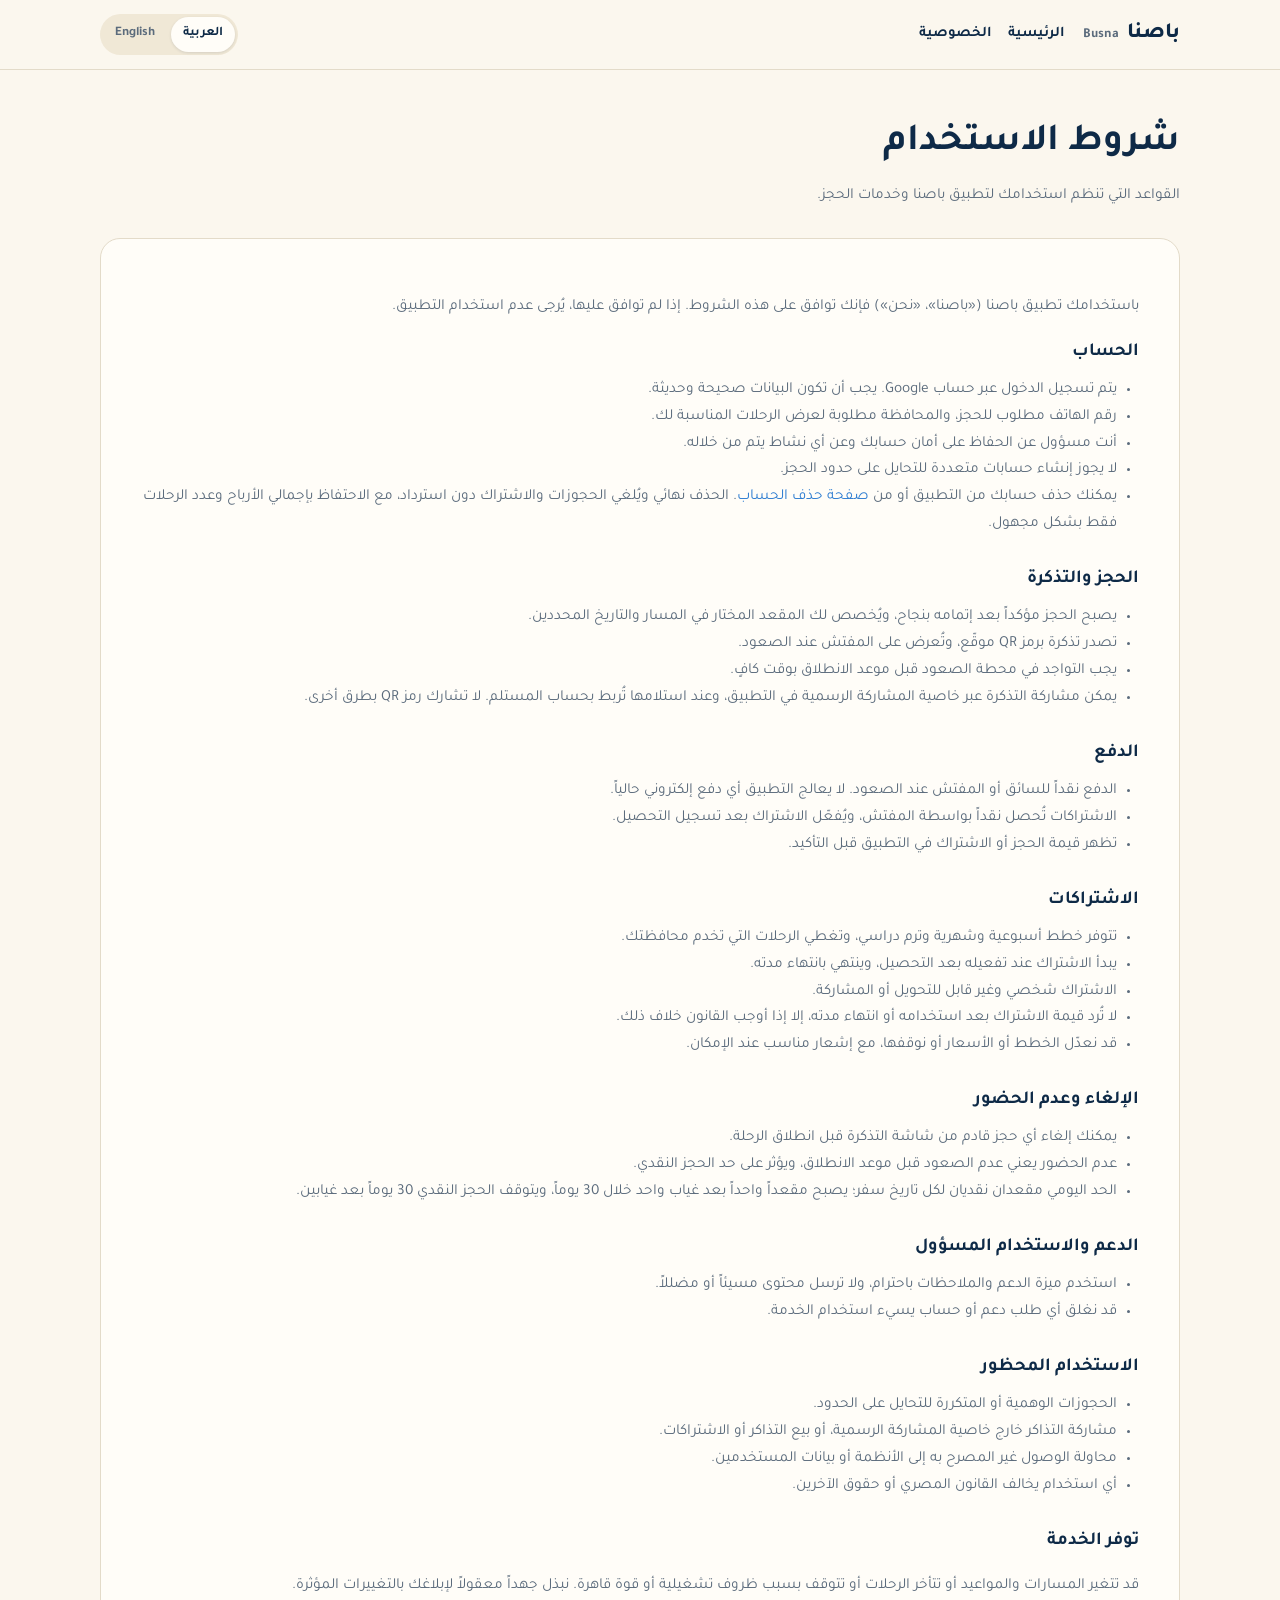
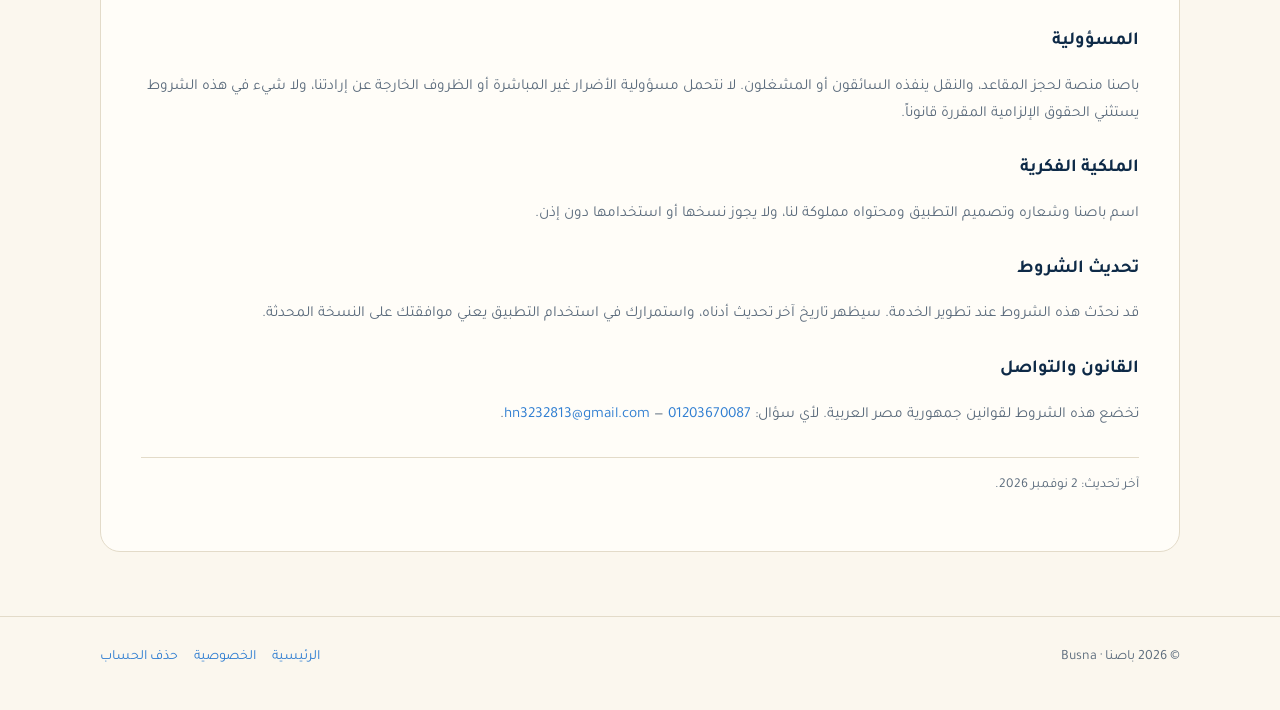
<file: busna/terms.html>
<!DOCTYPE html>
<html lang="ar" dir="rtl">
<head>
  <meta charset="UTF-8">
  <meta name="viewport" content="width=device-width, initial-scale=1">
  <meta name="description" content="شروط استخدام تطبيق باصنا. Busna terms of service.">
  <title>شروط الاستخدام | Terms — باصنا</title>
  <link rel="preconnect" href="https://fonts.googleapis.com">
  <link rel="preconnect" href="https://fonts.gstatic.com" crossorigin>
  <link href="https://fonts.googleapis.com/css2?family=Tajawal:wght@400;500;700;800&display=swap" rel="stylesheet">
  <link rel="stylesheet" href="site.css?v=20261031d">
</head>
<body>

  <header class="site-header">
    <div class="container header-inner">
      <a class="brand" href="./">
        <span>باصنا</span>
        <span class="brand-sub">Busna</span>
      </a>
      <nav class="site-nav" aria-label="Main">
        <a href="./" class="lang-ar">الرئيسية</a>
        <a href="./" class="lang-en" hidden>Home</a>
        <a href="privacy.html" class="lang-ar">الخصوصية</a>
        <a href="privacy.html" class="lang-en" hidden>Privacy</a>
      </nav>
      <div class="lang-switch" role="group" aria-label="Language">
        <button type="button" data-lang-btn="ar" class="is-active">العربية</button>
        <button type="button" data-lang-btn="en">English</button>
      </div>
    </div>
  </header>

  <main class="legal">
    <div class="container">
      <div class="legal-head">
        <h1 class="lang-ar">شروط الاستخدام</h1>
        <h1 class="lang-en" hidden>Terms of Service</h1>
        <p class="lang-ar">القواعد التي تنظم استخدامك لتطبيق باصنا وخدمات الحجز.</p>
        <p class="lang-en" hidden>The rules that govern your use of the Busna app and booking services.</p>
      </div>

      <article class="lang-ar">
        <p>
          باستخدامك تطبيق باصنا («باصنا»، «نحن») فإنك توافق على هذه الشروط.
          إذا لم توافق عليها، يُرجى عدم استخدام التطبيق.
        </p>

        <h2>الحساب</h2>
        <ul>
          <li>يتم تسجيل الدخول عبر حساب Google. يجب أن تكون البيانات صحيحة وحديثة.</li>
          <li>رقم الهاتف مطلوب للحجز، والمحافظة مطلوبة لعرض الرحلات المناسبة لك.</li>
          <li>أنت مسؤول عن الحفاظ على أمان حسابك وعن أي نشاط يتم من خلاله.</li>
          <li>لا يجوز إنشاء حسابات متعددة للتحايل على حدود الحجز.</li>
          <li>
            يمكنك حذف حسابك من التطبيق أو من
            <a href="delete-account.html">صفحة حذف الحساب</a>. الحذف نهائي ويُلغي
            الحجوزات والاشتراك دون استرداد، مع الاحتفاظ بإجمالي الأرباح وعدد
            الرحلات فقط بشكل مجهول.
          </li>
        </ul>

        <h2>الحجز والتذكرة</h2>
        <ul>
          <li>يصبح الحجز مؤكداً بعد إتمامه بنجاح، ويُخصص لك المقعد المختار في المسار والتاريخ المحددين.</li>
          <li>تصدر تذكرة برمز QR موقّع، وتُعرض على المفتش عند الصعود.</li>
          <li>يجب التواجد في محطة الصعود قبل موعد الانطلاق بوقت كافٍ.</li>
          <li>يمكن مشاركة التذكرة عبر خاصية المشاركة الرسمية في التطبيق، وعند استلامها تُربط بحساب المستلم. لا تشارك رمز QR بطرق أخرى.</li>
        </ul>

        <h2>الدفع</h2>
        <ul>
          <li>الدفع نقداً للسائق أو المفتش عند الصعود. لا يعالج التطبيق أي دفع إلكتروني حالياً.</li>
          <li>الاشتراكات تُحصل نقداً بواسطة المفتش، ويُفعّل الاشتراك بعد تسجيل التحصيل.</li>
          <li>تظهر قيمة الحجز أو الاشتراك في التطبيق قبل التأكيد.</li>
        </ul>

        <h2>الاشتراكات</h2>
        <ul>
          <li>تتوفر خطط أسبوعية وشهرية وترم دراسي، وتغطي الرحلات التي تخدم محافظتك.</li>
          <li>يبدأ الاشتراك عند تفعيله بعد التحصيل، وينتهي بانتهاء مدته.</li>
          <li>الاشتراك شخصي وغير قابل للتحويل أو المشاركة.</li>
          <li>لا تُرد قيمة الاشتراك بعد استخدامه أو انتهاء مدته، إلا إذا أوجب القانون خلاف ذلك.</li>
          <li>قد نعدّل الخطط أو الأسعار أو نوقفها، مع إشعار مناسب عند الإمكان.</li>
        </ul>

        <h2>الإلغاء وعدم الحضور</h2>
        <ul>
          <li>يمكنك إلغاء أي حجز قادم من شاشة التذكرة قبل انطلاق الرحلة.</li>
          <li>عدم الحضور يعني عدم الصعود قبل موعد الانطلاق، ويؤثر على حد الحجز النقدي.</li>
          <li>الحد اليومي مقعدان نقديان لكل تاريخ سفر؛ يصبح مقعداً واحداً بعد غياب واحد خلال 30 يوماً، ويتوقف الحجز النقدي 30 يوماً بعد غيابين.</li>
        </ul>

        <h2>الدعم والاستخدام المسؤول</h2>
        <ul>
          <li>استخدم ميزة الدعم والملاحظات باحترام، ولا ترسل محتوى مسيئاً أو مضللاً.</li>
          <li>قد نغلق أي طلب دعم أو حساب يسيء استخدام الخدمة.</li>
        </ul>

        <h2>الاستخدام المحظور</h2>
        <ul>
          <li>الحجوزات الوهمية أو المتكررة للتحايل على الحدود.</li>
          <li>مشاركة التذاكر خارج خاصية المشاركة الرسمية، أو بيع التذاكر أو الاشتراكات.</li>
          <li>محاولة الوصول غير المصرح به إلى الأنظمة أو بيانات المستخدمين.</li>
          <li>أي استخدام يخالف القانون المصري أو حقوق الآخرين.</li>
        </ul>

        <h2>توفر الخدمة</h2>
        <p>
          قد تتغير المسارات والمواعيد أو تتأخر الرحلات أو تتوقف بسبب ظروف
          تشغيلية أو قوة قاهرة. نبذل جهداً معقولاً لإبلاغك بالتغييرات المؤثرة.
        </p>

        <h2>المسؤولية</h2>
        <p>
          باصنا منصة لحجز المقاعد، والنقل ينفذه السائقون أو المشغلون. لا نتحمل
          مسؤولية الأضرار غير المباشرة أو الظروف الخارجة عن إرادتنا، ولا شيء في
          هذه الشروط يستثني الحقوق الإلزامية المقررة قانوناً.
        </p>

        <h2>الملكية الفكرية</h2>
        <p>
          اسم باصنا وشعاره وتصميم التطبيق ومحتواه مملوكة لنا، ولا يجوز نسخها أو
          استخدامها دون إذن.
        </p>

        <h2>تحديث الشروط</h2>
        <p>
          قد نحدّث هذه الشروط عند تطوير الخدمة. سيظهر تاريخ آخر تحديث أدناه،
          واستمرارك في استخدام التطبيق يعني موافقتك على النسخة المحدثة.
        </p>

        <h2>القانون والتواصل</h2>
        <p>
          تخضع هذه الشروط لقوانين جمهورية مصر العربية. لأي سؤال:
          <a href="mailto:hn3232813@gmail.com">hn3232813@gmail.com</a> —
          <a href="tel:+201203670087">01203670087</a>.
        </p>

        <p class="updated">آخر تحديث: 2 نوفمبر 2026.</p>
      </article>

      <article class="lang-en" hidden>
        <p>
          By using the Busna app (“Busna”, “we”), you agree to these terms. If
          you do not agree, please do not use the app.
        </p>

        <h2>Account</h2>
        <ul>
          <li>You sign in with a Google account. Your information must be accurate and current.</li>
          <li>A phone number is required to book, and a governorate is required to show suitable trips.</li>
          <li>You are responsible for keeping your account secure and for activity under it.</li>
          <li>You may not create multiple accounts to bypass booking limits.</li>
          <li>
            You can delete your account in the app or through the
            <a href="delete-account.html">account deletion page</a>. Deletion is
            permanent and cancels bookings and any subscription without refund;
            only the total earnings and trip count are retained anonymously.
          </li>
        </ul>

        <h2>Booking and ticket</h2>
        <ul>
          <li>A booking is confirmed once completed successfully, and the selected seat is reserved for the chosen route and date.</li>
          <li>A signed QR ticket is issued and shown to the inspector at boarding.</li>
          <li>You must be at the boarding stop with enough time before departure.</li>
          <li>Tickets may be shared through the official in-app share feature, which binds the ticket to the recipient’s account. Do not share the QR code by other means.</li>
        </ul>

        <h2>Payment</h2>
        <ul>
          <li>Payment is cash to the driver or inspector at boarding. The app does not process online payments at this time.</li>
          <li>Subscriptions are collected in cash by the inspector and activated after collection is recorded.</li>
          <li>The booking or subscription price is shown in the app before confirmation.</li>
        </ul>

        <h2>Subscriptions</h2>
        <ul>
          <li>Weekly, monthly, and university-term plans are available and cover trips serving your governorate.</li>
          <li>A subscription starts when activated after collection and ends when its period expires.</li>
          <li>Subscriptions are personal and may not be transferred or shared.</li>
          <li>Subscription fees are non-refundable after use or expiry, unless required by law.</li>
          <li>We may change or discontinue plans or prices, with reasonable notice where possible.</li>
        </ul>

        <h2>Cancellation and no-show</h2>
        <ul>
          <li>You can cancel any upcoming booking from the ticket screen before departure.</li>
          <li>A no-show means not boarding before departure and affects the cash booking limit.</li>
          <li>The daily cash limit is two seats per travel date; it becomes one seat after one no-show in 30 days and cash booking is suspended for 30 days after two no-shows.</li>
        </ul>

        <h2>Support and responsible use</h2>
        <ul>
          <li>Use support and feedback respectfully and do not send abusive or misleading content.</li>
          <li>We may close a support request or account that abuses the service.</li>
        </ul>

        <h2>Prohibited use</h2>
        <ul>
          <li>Fake or repeated bookings to bypass limits.</li>
          <li>Sharing tickets outside the official share feature, or selling tickets or subscriptions.</li>
          <li>Attempting unauthorized access to systems or other users’ data.</li>
          <li>Any use that violates Egyptian law or the rights of others.</li>
        </ul>

        <h2>Service availability</h2>
        <p>
          Routes and times may change, and trips may be delayed or suspended for
          operational reasons or force majeure. We make reasonable efforts to
          inform you of material changes.
        </p>

        <h2>Liability</h2>
        <p>
          Busna is a seat-booking platform, and transport is operated by drivers
          or operators. We are not liable for indirect damages or circumstances
          beyond our control, and nothing in these terms excludes mandatory
          rights under applicable law.
        </p>

        <h2>Intellectual property</h2>
        <p>
          The Busna name, logo, app design, and content are owned by us and may
          not be copied or used without permission.
        </p>

        <h2>Changes to these terms</h2>
        <p>
          We may update these terms as the service evolves. The last-updated date
          appears below, and continued use of the app means you accept the
          updated version.
        </p>

        <h2>Governing law and contact</h2>
        <p>
          These terms are governed by the laws of the Arab Republic of Egypt.
          Questions: <a href="mailto:hn3232813@gmail.com">hn3232813@gmail.com</a> —
          <a href="tel:+201203670087">01203670087</a>.
        </p>

        <p class="updated">Last updated: 2 November 2026.</p>
      </article>
    </div>
  </main>

  <footer class="site-footer">
    <div class="container footer-inner">
      <span>© <span data-year>2026</span> باصنا · Busna</span>
      <div class="footer-links">
        <a href="./" class="lang-ar">الرئيسية</a>
        <a href="./" class="lang-en" hidden>Home</a>
        <a href="privacy.html" class="lang-ar">الخصوصية</a>
        <a href="privacy.html" class="lang-en" hidden>Privacy</a>
        <a href="delete-account.html" class="lang-ar">حذف الحساب</a>
        <a href="delete-account.html" class="lang-en" hidden>Delete account</a>
      </div>
    </div>
  </footer>

  <script src="site.js?v=20261031d"></script>
</body>
</html>
</file>
<file: busna/site.css>
:root {
  --navy: #0e2a47;
  --navy-dark: #081a2e;
  --cream: #fbf7ee;
  --cream-dark: #f0e8d6;
  --surface: #fffdf8;
  --accent: #2e7dd1;
  --accent-soft: rgba(46, 125, 209, 0.1);
  --success: #35c759;
  --warning: #f2a93b;
  --text: #10233a;
  --muted: #5b6b7c;
  --border: #e3dbc9;
  --radius: 20px;
  --shadow: 0 1px 2px rgba(16, 35, 58, 0.06), 0 18px 48px rgba(16, 35, 58, 0.08);
}

* {
  box-sizing: border-box;
}

html,
body {
  margin: 0;
  padding: 0;
}

body {
  font-family: Tajawal, "Segoe UI", system-ui, -apple-system, sans-serif;
  background: var(--cream);
  color: var(--text);
  line-height: 1.75;
  -webkit-font-smoothing: antialiased;
}

[hidden] {
  display: none !important;
}

a {
  color: var(--accent);
  text-decoration: none;
}

a:hover {
  text-decoration: underline;
}

.container {
  width: min(1080px, calc(100% - 40px));
  margin: 0 auto;
}

.site-header {
  position: sticky;
  top: 0;
  z-index: 20;
  background: rgba(251, 247, 238, 0.92);
  backdrop-filter: blur(10px);
  border-bottom: 1px solid var(--border);
}

.header-inner {
  display: flex;
  align-items: center;
  gap: 18px;
  padding: 14px 0;
  flex-wrap: wrap;
}

.brand {
  display: inline-flex;
  align-items: baseline;
  gap: 8px;
  color: var(--navy);
  font-weight: 800;
  font-size: 1.35rem;
  letter-spacing: -0.3px;
}

.brand:hover {
  text-decoration: none;
}

.brand-sub {
  font-size: 0.85rem;
  font-weight: 700;
  color: var(--muted);
  letter-spacing: 0;
}

.site-nav {
  display: flex;
  align-items: center;
  gap: 16px;
  flex: 1;
  flex-wrap: wrap;
  font-size: 0.92rem;
  font-weight: 600;
}

.site-nav a {
  color: var(--navy);
}

.lang-switch {
  display: inline-flex;
  gap: 4px;
  padding: 3px;
  background: var(--cream-dark);
  border-radius: 999px;
}

.lang-switch button {
  font: inherit;
  font-size: 0.82rem;
  font-weight: 700;
  border: 0;
  background: transparent;
  color: var(--muted);
  padding: 6px 12px;
  border-radius: 999px;
  cursor: pointer;
}

.lang-switch button.is-active {
  background: var(--surface);
  color: var(--navy);
  box-shadow: 0 1px 3px rgba(16, 35, 58, 0.12);
}

.hero {
  padding: 64px 0 48px;
}

.hero-grid {
  display: grid;
  grid-template-columns: 1.15fr 0.85fr;
  gap: 40px;
  align-items: center;
}

.eyebrow {
  display: inline-block;
  margin: 0 0 12px;
  padding: 5px 12px;
  border-radius: 999px;
  background: var(--accent-soft);
  color: var(--navy);
  font-size: 0.82rem;
  font-weight: 700;
}

.hero h1 {
  margin: 0 0 16px;
  font-size: clamp(2rem, 4vw, 3.1rem);
  line-height: 1.25;
  letter-spacing: -0.5px;
  color: var(--navy);
}

.lead {
  margin: 0 0 24px;
  max-width: 56ch;
  color: var(--muted);
  font-size: 1.05rem;
}

.actions {
  display: flex;
  gap: 12px;
  flex-wrap: wrap;
}

.btn {
  display: inline-flex;
  align-items: center;
  justify-content: center;
  gap: 8px;
  padding: 12px 20px;
  border-radius: 12px;
  font-weight: 700;
  font-size: 0.95rem;
  border: 1px solid transparent;
}

.btn:hover {
  text-decoration: none;
}

.btn-primary {
  background: var(--navy);
  color: var(--cream);
}

.btn-ghost {
  background: var(--surface);
  border-color: var(--border);
  color: var(--navy);
}

.hero-card {
  background: var(--navy);
  color: var(--cream);
  border-radius: 26px;
  padding: 24px;
  box-shadow: var(--shadow);
  transform: rotate(-1.5deg);
}

.ticket {
  background: var(--surface);
  color: var(--text);
  border-radius: 18px;
  padding: 18px;
}

.ticket-head {
  display: flex;
  justify-content: space-between;
  align-items: center;
  gap: 10px;
  padding-bottom: 12px;
  border-bottom: 1px dashed var(--border);
}

.ticket-head strong {
  font-size: 1.05rem;
  color: var(--navy);
}

.ticket-head span {
  font-size: 0.78rem;
  font-weight: 700;
  color: var(--success);
}

.ticket-route {
  display: flex;
  justify-content: space-between;
  gap: 12px;
  padding: 14px 0;
  font-weight: 700;
}

.ticket-meta {
  display: grid;
  grid-template-columns: 1fr 1fr;
  gap: 8px;
  font-size: 0.85rem;
  color: var(--muted);
}

.ticket-meta b {
  display: block;
  color: var(--text);
}

.qr {
  display: grid;
  grid-template-columns: repeat(7, 1fr);
  gap: 3px;
  width: 108px;
  margin: 14px auto 0;
}

.qr i {
  display: block;
  aspect-ratio: 1;
  background: var(--navy);
  border-radius: 2px;
}

.qr i.blank {
  background: transparent;
}

.section {
  padding: 56px 0;
}

.section-alt {
  background: var(--surface);
  border-top: 1px solid var(--border);
  border-bottom: 1px solid var(--border);
}

.section h2 {
  margin: 0 0 8px;
  font-size: clamp(1.5rem, 2.6vw, 2rem);
  color: var(--navy);
  letter-spacing: -0.3px;
}

.section-intro {
  margin: 0 0 28px;
  max-width: 62ch;
  color: var(--muted);
}

.feature-grid {
  display: grid;
  grid-template-columns: repeat(3, minmax(0, 1fr));
  gap: 16px;
}

.feature {
  display: flex;
  flex-direction: column;
  gap: 8px;
  background: var(--surface);
  border: 1px solid var(--border);
  border-radius: var(--radius);
  padding: 22px;
}

.feature-icon {
  display: inline-flex;
  align-items: center;
  justify-content: center;
  width: 44px;
  height: 44px;
  margin-bottom: 4px;
  border-radius: 14px;
  background: var(--accent-soft);
  color: var(--navy);
}

.feature-icon svg {
  width: 24px;
  height: 24px;
}

.feature h3 {
  margin: 0;
  font-size: 1.05rem;
  color: var(--navy);
}

.feature p {
  margin: 0;
  color: var(--muted);
  font-size: 0.92rem;
}

@media (max-width: 900px) {
  .feature-grid {
    grid-template-columns: repeat(2, minmax(0, 1fr));
  }
}

@media (max-width: 560px) {
  .feature-grid {
    grid-template-columns: 1fr;
  }
}

.route-steps {
  position: relative;
  max-width: 760px;
  margin: 0 auto;
  padding-inline-start: 72px;
}

.route-spine {
  position: absolute;
  inset-inline-start: 0;
  top: 24px;
  bottom: 24px;
  width: 48px;
  height: calc(100% - 48px);
  pointer-events: none;
}

.route-spine path {
  fill: none;
  stroke: var(--accent);
  stroke-opacity: 0.38;
  stroke-width: 2;
  stroke-dasharray: 7 6;
  stroke-linecap: round;
}

.route-step {
  position: relative;
  margin-bottom: 22px;
}

.route-step:last-child {
  margin-bottom: 0;
}

.route-num {
  position: absolute;
  inset-inline-start: -72px;
  top: 0;
  z-index: 1;
  display: flex;
  align-items: center;
  justify-content: center;
  width: 48px;
  height: 48px;
  border-radius: 50%;
  background: var(--navy);
  color: var(--cream);
  font-size: 1rem;
  font-weight: 800;
  box-shadow:
    0 0 0 6px var(--cream),
    0 0 0 8px rgba(46, 125, 209, 0.18);
}

.route-card {
  background: var(--surface);
  border: 1px solid var(--border);
  border-radius: var(--radius);
  padding: 18px 20px;
  box-shadow: 0 1px 2px rgba(16, 35, 58, 0.04);
}

.route-card h3 {
  margin: 0 0 4px;
  font-size: 1.02rem;
  color: var(--navy);
}

.route-card p {
  margin: 0;
  color: var(--muted);
  font-size: 0.92rem;
}

#how {
  position: relative;
  overflow: hidden;
}

#how .container {
  position: relative;
  z-index: 1;
}

.route-bg {
  position: absolute;
  inset: 0;
  width: 100%;
  height: 100%;
  pointer-events: none;
}

.route-bg path {
  fill: none;
  stroke: var(--navy);
  stroke-opacity: 0.08;
  stroke-width: 2;
  stroke-dasharray: 9 7;
  stroke-linecap: round;
}

.stations {
  display: flex;
  flex-wrap: wrap;
  gap: 8px;
  margin-top: 18px;
}

.station {
  padding: 7px 12px;
  border-radius: 999px;
  background: var(--surface);
  border: 1px solid var(--border);
  font-size: 0.85rem;
  font-weight: 600;
  color: var(--navy);
}

.support-card {
  display: grid;
  grid-template-columns: 1fr 1fr;
  gap: 24px;
  background: var(--navy);
  color: var(--cream);
  border-radius: 24px;
  padding: 30px;
}

.support-card h2 {
  color: var(--cream);
  margin: 0 0 8px;
}

.support-card p {
  margin: 0;
  color: rgba(247, 243, 232, 0.78);
}

.support-name {
  margin: 0 0 8px;
  color: var(--cream);
  font-size: 1.05rem;
  font-weight: 800;
}

.support-list {
  display: grid;
  gap: 10px;
  align-content: center;
}

.support-list a {
  display: flex;
  justify-content: space-between;
  gap: 12px;
  padding: 12px 14px;
  border-radius: 12px;
  background: rgba(247, 243, 232, 0.1);
  color: var(--cream);
  font-weight: 600;
}

.support-list a:hover {
  text-decoration: none;
  background: rgba(247, 243, 232, 0.16);
}

.support-list span {
  opacity: 0.7;
  font-weight: 500;
}

.site-footer {
  padding: 28px 0 40px;
  border-top: 1px solid var(--border);
  color: var(--muted);
  font-size: 0.88rem;
}

.footer-inner {
  display: flex;
  justify-content: space-between;
  gap: 16px;
  flex-wrap: wrap;
}

.footer-links {
  display: flex;
  gap: 16px;
  flex-wrap: wrap;
}

.legal {
  padding: 40px 0 64px;
}

.legal-head {
  margin-bottom: 28px;
}

.legal-head h1 {
  margin: 0 0 6px;
  font-size: clamp(1.8rem, 3vw, 2.4rem);
  color: var(--navy);
}

.legal-head p {
  margin: 0;
  color: var(--muted);
}

.legal article {
  background: var(--surface);
  border: 1px solid var(--border);
  border-radius: var(--radius);
  padding: clamp(22px, 4vw, 40px);
}

.legal h2 {
  margin: 26px 0 8px;
  font-size: 1.15rem;
  color: var(--navy);
}

.legal h2:first-of-type {
  margin-top: 0;
}

.legal p,
.legal li {
  color: var(--muted);
  font-size: 0.96rem;
}

.legal ul {
  margin: 8px 0 0;
  padding-inline-start: 22px;
}

.legal .updated {
  margin-top: 28px;
  padding-top: 16px;
  border-top: 1px solid var(--border);
  font-size: 0.85rem;
}

@media (max-width: 860px) {
  .hero-grid,
  .support-card {
    grid-template-columns: 1fr;
  }

  .hero {
    padding-top: 40px;
  }

  .hero-card {
    transform: none;
  }

  .site-nav {
    order: 3;
    flex-basis: 100%;
    gap: 12px;
  }
}

@media (max-width: 520px) {
  .container {
    width: calc(100% - 28px);
  }

  .header-inner {
    gap: 10px;
  }

  .brand {
    font-size: 1.2rem;
  }

  .site-nav {
    font-size: 0.85rem;
  }

  .support-card {
    padding: 22px;
  }

  .ticket-meta {
    grid-template-columns: 1fr;
  }

  .route-steps {
    padding-inline-start: 64px;
  }

  .route-num {
    inset-inline-start: -64px;
    width: 40px;
    height: 40px;
    font-size: 0.92rem;
  }

  .route-spine {
    top: 20px;
    bottom: 20px;
    width: 40px;
    height: calc(100% - 40px);
  }
}
</file>
